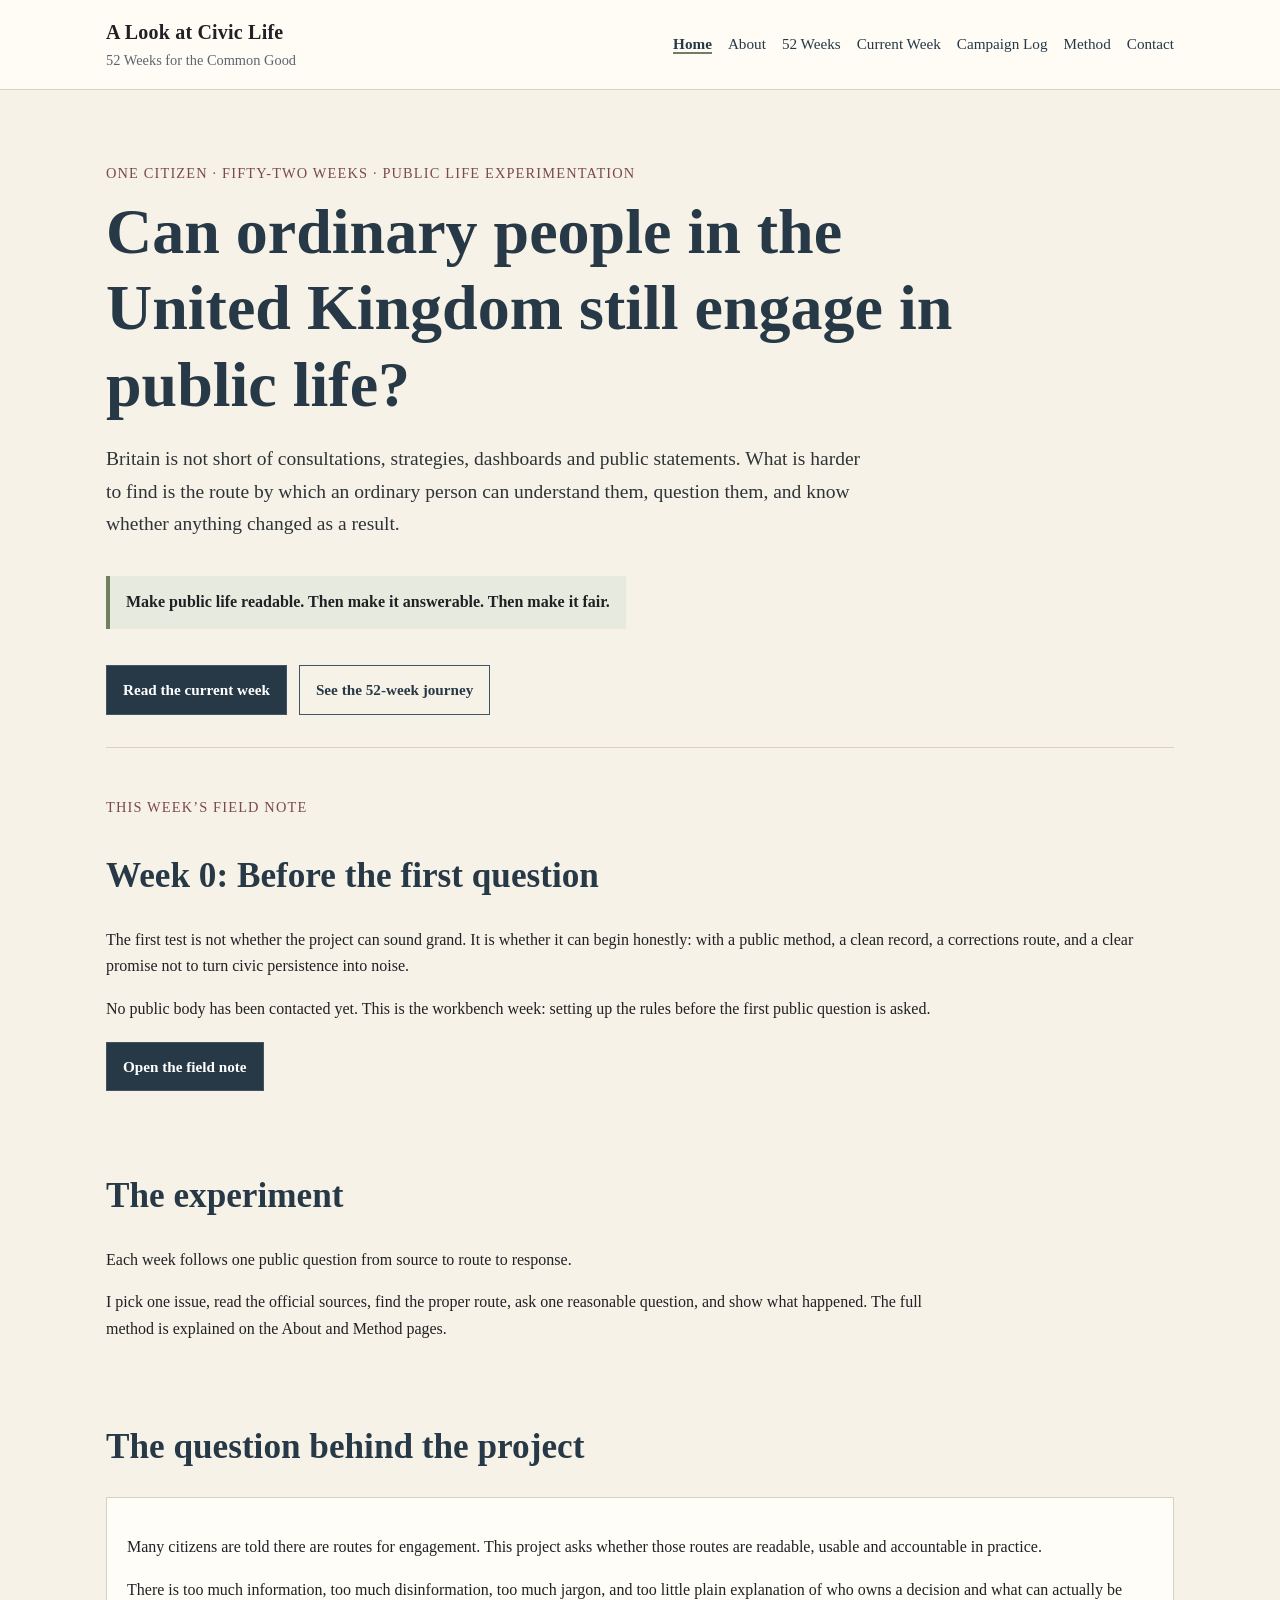
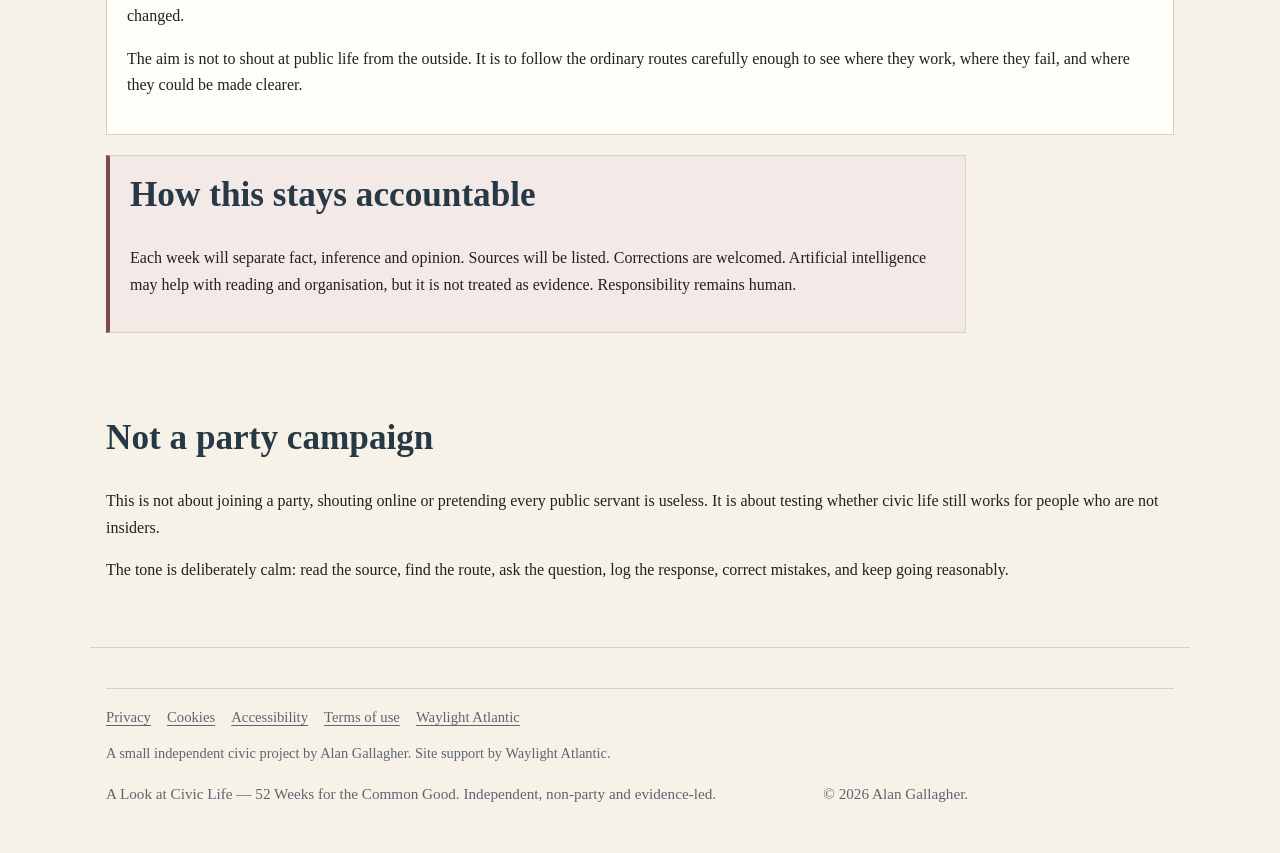
<file: index.html>
<!doctype html>
<html lang="en-GB">
<head>
  <meta charset="utf-8">
  <meta name="viewport" content="width=device-width, initial-scale=1">
  <title>A Look at Civic Life — 52 Weeks for the Common Good</title>
  <meta name="description" content="A calm, non-party civic journal asking whether ordinary people in the United Kingdom can still engage meaningfully in public life.">
  <link rel="stylesheet" href="assets/css/style.css">
</head>
<body>
  <a class="skip-link" href="#main">Skip to content</a>
  <header class="site-header">
    <div class="header-inner">
      <a class="brand" href="index.html"><span class="brand-title">A Look at Civic Life</span><span class="brand-strand">52 Weeks for the Common Good</span></a>
      <nav class="site-nav" aria-label="Main navigation">
        <ul>
          <li><a aria-current="page" href="index.html">Home</a></li>
          <li><a href="about.html">About</a></li>
          <li><a href="52-weeks.html">52 Weeks</a></li>
          <li><a href="current-week.html">Current Week</a></li>
          <li><a href="campaign-log.html">Campaign Log</a></li>
          <li><a href="method.html">Method</a></li>
          <li><a href="contact.html">Contact</a></li>
        </ul>
      </nav>
    </div>
  </header>

  <main id="main" class="main">
    <section class="hero">
      <p class="eyebrow">One citizen · Fifty-two weeks · Public life experimentation</p>
      <h1>Can ordinary people in the United Kingdom still engage in public life?</h1>
      <p class="lede">Britain is not short of consultations, strategies, dashboards and public statements. What is harder to find is the route by which an ordinary person can understand them, question them, and know whether anything changed as a result.</p>
      <p class="core-sentence">Make public life readable. Then make it answerable. Then make it fair.</p>
      <div class="action-row">
        <a class="button" href="current-week.html">Read the current week</a>
        <a class="button secondary" href="52-weeks.html">See the 52-week journey</a>
      </div>
    </section>

    <section class="section current-teaser">
      <p class="eyebrow">This week’s field note</p>
      <h2>Week 0: Before the first question</h2>
      <p>The first test is not whether the project can sound grand. It is whether it can begin honestly: with a public method, a clean record, a corrections route, and a clear promise not to turn civic persistence into noise.</p>
      <p>No public body has been contacted yet. This is the workbench week: setting up the rules before the first public question is asked.</p>
      <div class="action-row">
        <a class="button" href="current-week.html">Open the field note</a>
      </div>
    </section>

    <section class="section intro-note">
      <h2>The experiment</h2>
      <p>Each week follows one public question from source to route to response.</p>
      <p>I pick one issue, read the official sources, find the proper route, ask one reasonable question, and show what happened. The full method is explained on the About and Method pages.</p>
    </section>

    <section class="section">
      <h2>The question behind the project</h2>
      <div class="document-panel">
        <p>Many citizens are told there are routes for engagement. This project asks whether those routes are readable, usable and accountable in practice.</p>
        <p>There is too much information, too much disinformation, too much jargon, and too little plain explanation of who owns a decision and what can actually be changed.</p>
        <p>The aim is not to shout at public life from the outside. It is to follow the ordinary routes carefully enough to see where they work, where they fail, and where they could be made clearer.</p>
      </div>
    </section>

    <section class="section accountability-note">
      <h2>How this stays accountable</h2>
      <p>Each week will separate fact, inference and opinion. Sources will be listed. Corrections are welcomed. Artificial intelligence may help with reading and organisation, but it is not treated as evidence. Responsibility remains human.</p>
    </section>

    <section class="section">
      <h2>Not a party campaign</h2>
      <p>This is not about joining a party, shouting online or pretending every public servant is useless. It is about testing whether civic life still works for people who are not insiders.</p>
      <p>The tone is deliberately calm: read the source, find the route, ask the question, log the response, correct mistakes, and keep going reasonably.</p>
    </section>
  </main>

  <footer class="site-footer">
    <div class="footer-grid">
      <p>A Look at Civic Life — 52 Weeks for the Common Good. Independent, non-party and evidence-led.</p>
      <p>&copy; <span data-current-year></span> Alan Gallagher.</p>
    </div>
  </footer>
  <script src="assets/js/main.js"></script>
</body>
</html>
</file>
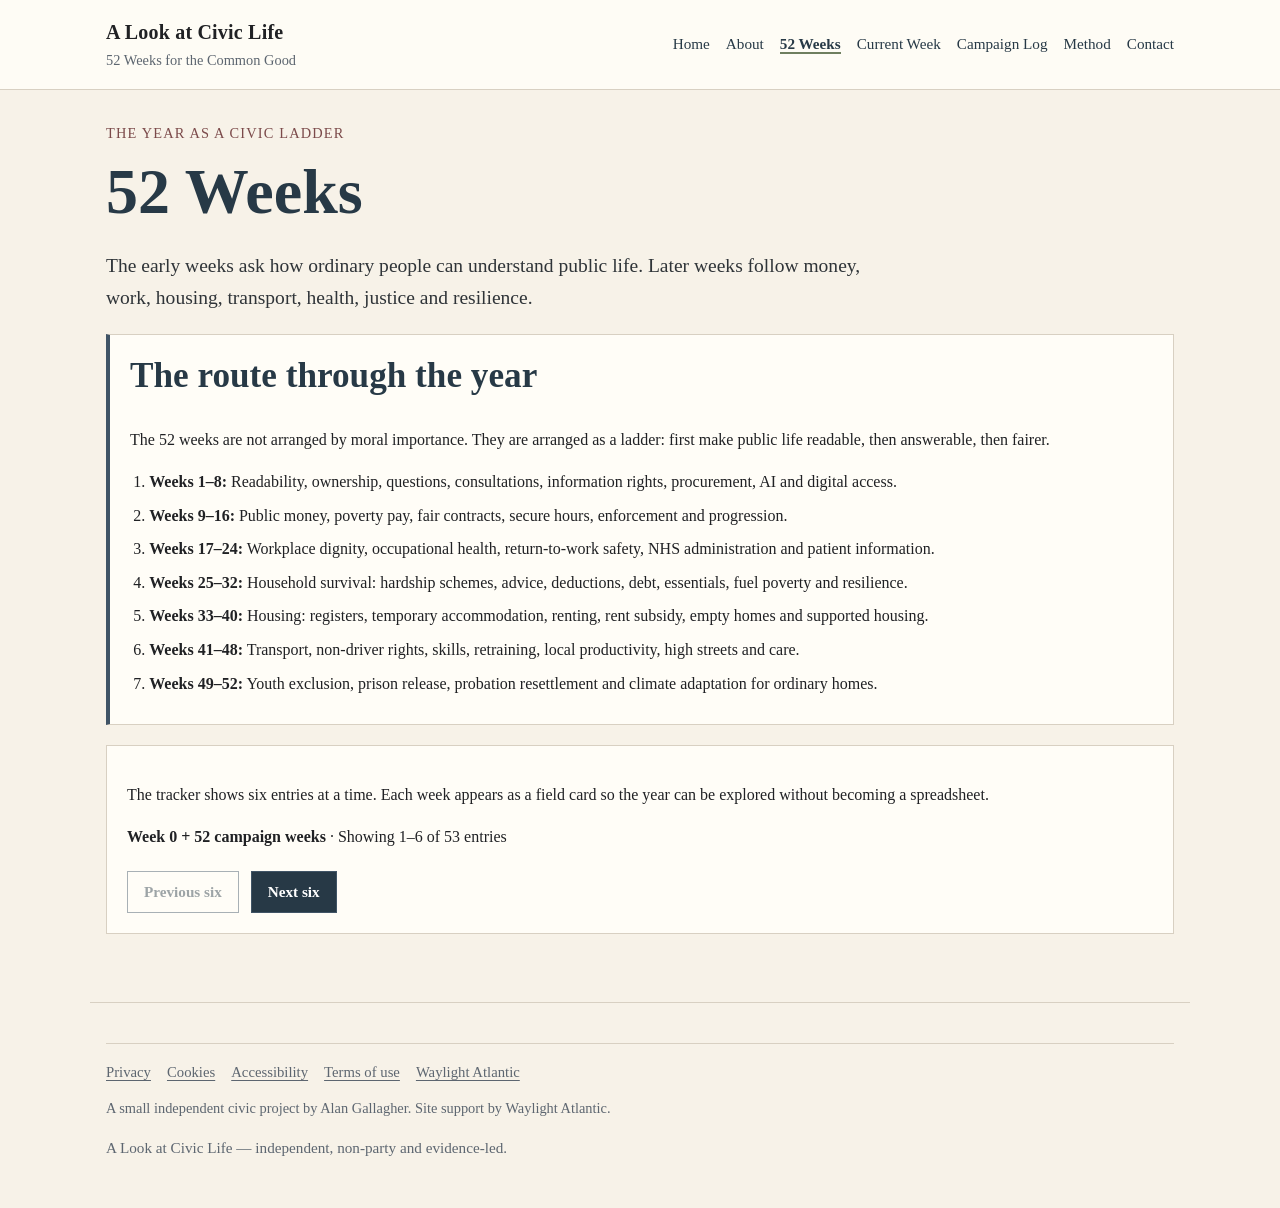
<file: 52-weeks.html>
<!doctype html>
<html lang="en-GB">
<head>
  <meta charset="utf-8">
  <meta name="viewport" content="width=device-width, initial-scale=1">
  <title>52 Weeks Tracker — A Look at Civic Life</title>
  <meta name="description" content="The 52-week civic ladder for A Look at Civic Life: from readable public documents to accountability, fair work, housing, transport, health and resilience.">
  <link rel="stylesheet" href="assets/css/style.css">
</head>
<body>
  <a class="skip-link" href="#main">Skip to content</a>
  <header class="site-header"><div class="header-inner"><a class="brand" href="index.html"><span class="brand-title">A Look at Civic Life</span><span class="brand-strand">52 Weeks for the Common Good</span></a><nav class="site-nav" aria-label="Main navigation"><ul><li><a href="index.html">Home</a></li><li><a href="about.html">About</a></li><li><a aria-current="page" href="52-weeks.html">52 Weeks</a></li><li><a href="current-week.html">Current Week</a></li><li><a href="campaign-log.html">Campaign Log</a></li><li><a href="method.html">Method</a></li><li><a href="contact.html">Contact</a></li></ul></nav></div></header>
  <main id="main" class="main">
    <p class="eyebrow">The year as a civic ladder</p>
    <h1>52 Weeks</h1>
    <p class="lede">The early weeks ask how ordinary people can understand public life. Later weeks follow money, work, housing, transport, health, justice and resilience.</p>

    <section class="section ladder-guide" aria-labelledby="ladder-heading">
      <h2 id="ladder-heading">The route through the year</h2>
      <p>The 52 weeks are not arranged by moral importance. They are arranged as a ladder: first make public life readable, then answerable, then fairer.</p>
      <ol class="ladder-layers">
        <li><strong>Weeks 1–8:</strong> Readability, ownership, questions, consultations, information rights, procurement, AI and digital access.</li>
        <li><strong>Weeks 9–16:</strong> Public money, poverty pay, fair contracts, secure hours, enforcement and progression.</li>
        <li><strong>Weeks 17–24:</strong> Workplace dignity, occupational health, return-to-work safety, NHS administration and patient information.</li>
        <li><strong>Weeks 25–32:</strong> Household survival: hardship schemes, advice, deductions, debt, essentials, fuel poverty and resilience.</li>
        <li><strong>Weeks 33–40:</strong> Housing: registers, temporary accommodation, renting, rent subsidy, empty homes and supported housing.</li>
        <li><strong>Weeks 41–48:</strong> Transport, non-driver rights, skills, retraining, local productivity, high streets and care.</li>
        <li><strong>Weeks 49–52:</strong> Youth exclusion, prison release, probation resettlement and climate adaptation for ordinary homes.</li>
      </ol>
    </section>

    <section class="section document-panel">
      <p>The tracker shows six entries at a time. Each week appears as a field card so the year can be explored without becoming a spreadsheet.</p>
      <p><strong data-campaigns-count>52 campaign weeks</strong> · <span data-campaigns-range>Loading…</span></p>
      <div class="tracker-controls" aria-label="52-week tracker controls">
        <button class="button secondary" type="button" data-campaigns-prev>Previous six</button>
        <button class="button" type="button" data-campaigns-next>Next six</button>
      </div>
    </section>

    <div class="campaign-card-list always-show" data-campaigns-cards aria-live="polite"></div>
  </main>
  <footer class="site-footer"><p>A Look at Civic Life — independent, non-party and evidence-led.</p></footer>
  <script src="assets/js/campaigns.js"></script>
  <script src="assets/js/main.js"></script>
</body>
</html>
</file>
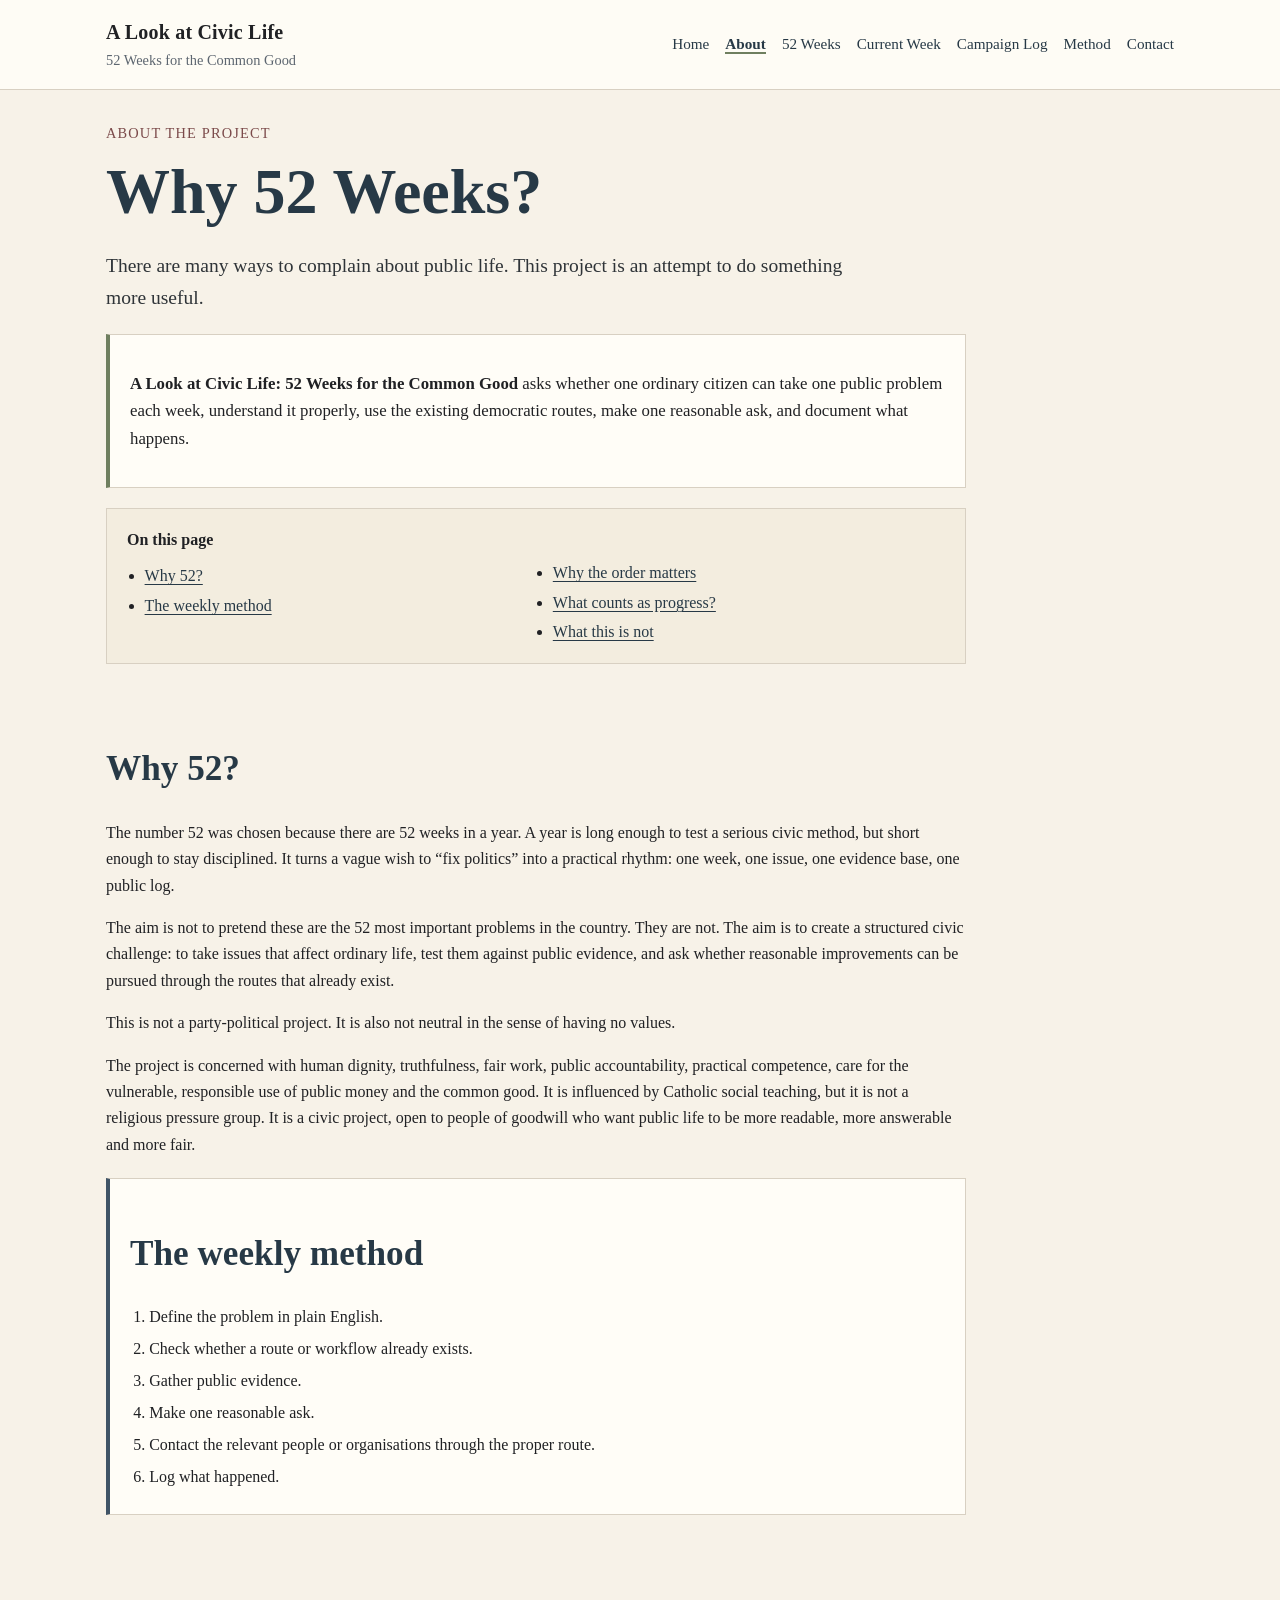
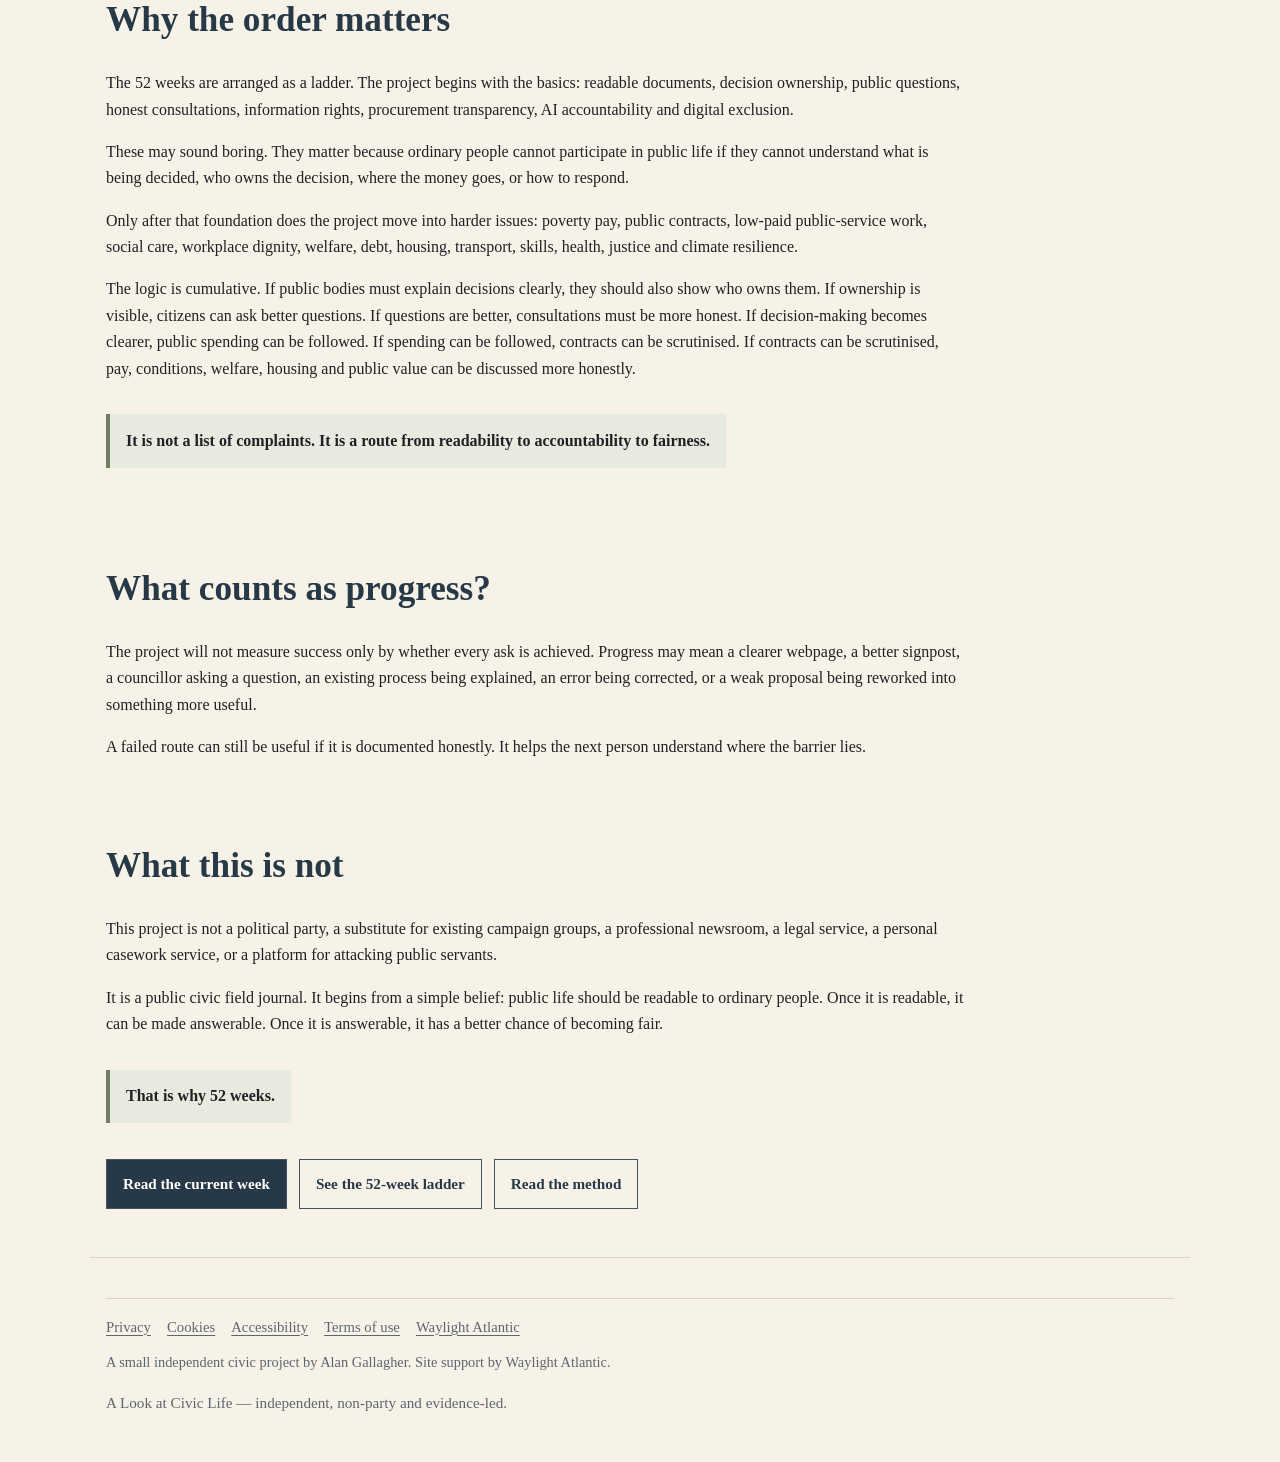
<file: about.html>
<!doctype html>
<html lang="en-GB">
<head>
  <meta charset="utf-8">
  <meta name="viewport" content="width=device-width, initial-scale=1">
  <title>Why 52 Weeks? — A Look at Civic Life</title>
  <meta name="description" content="Why A Look at Civic Life is using a 52-week civic field journal to test whether ordinary people can engage meaningfully in public life.">
  <link rel="stylesheet" href="assets/css/style.css">
</head>
<body>
  <a class="skip-link" href="#main">Skip to content</a>
  <header class="site-header"><div class="header-inner"><a class="brand" href="index.html"><span class="brand-title">A Look at Civic Life</span><span class="brand-strand">52 Weeks for the Common Good</span></a><nav class="site-nav" aria-label="Main navigation"><ul><li><a href="index.html">Home</a></li><li><a aria-current="page" href="about.html">About</a></li><li><a href="52-weeks.html">52 Weeks</a></li><li><a href="current-week.html">Current Week</a></li><li><a href="campaign-log.html">Campaign Log</a></li><li><a href="method.html">Method</a></li><li><a href="contact.html">Contact</a></li></ul></nav></div></header>
  <main id="main" class="main">
    <article class="about-article">
      <p class="eyebrow">About the project</p>
      <h1>Why 52 Weeks?</h1>
      <p class="lede">There are many ways to complain about public life. This project is an attempt to do something more useful.</p>

      <div class="article-summary">
        <p><strong>A Look at Civic Life: 52 Weeks for the Common Good</strong> asks whether one ordinary citizen can take one public problem each week, understand it properly, use the existing democratic routes, make one reasonable ask, and document what happens.</p>
      </div>

      <nav class="article-contents" aria-label="About page contents">
        <p><strong>On this page</strong></p>
        <ul>
          <li><a href="#why-52">Why 52?</a></li>
          <li><a href="#method">The weekly method</a></li>
          <li><a href="#order">Why the order matters</a></li>
          <li><a href="#progress">What counts as progress?</a></li>
          <li><a href="#not">What this is not</a></li>
        </ul>
      </nav>

      <section id="why-52" class="section">
        <h2>Why 52?</h2>
        <p>The number 52 was chosen because there are 52 weeks in a year. A year is long enough to test a serious civic method, but short enough to stay disciplined. It turns a vague wish to “fix politics” into a practical rhythm: one week, one issue, one evidence base, one public log.</p>
        <p>The aim is not to pretend these are the 52 most important problems in the country. They are not. The aim is to create a structured civic challenge: to take issues that affect ordinary life, test them against public evidence, and ask whether reasonable improvements can be pursued through the routes that already exist.</p>
        <p>This is not a party-political project. It is also not neutral in the sense of having no values.</p>
        <p>The project is concerned with human dignity, truthfulness, fair work, public accountability, practical competence, care for the vulnerable, responsible use of public money and the common good. It is influenced by Catholic social teaching, but it is not a religious pressure group. It is a civic project, open to people of goodwill who want public life to be more readable, more answerable and more fair.</p>
      </section>

      <section id="method" class="section rhythm-panel">
        <h2>The weekly method</h2>
        <ol>
          <li>Define the problem in plain English.</li>
          <li>Check whether a route or workflow already exists.</li>
          <li>Gather public evidence.</li>
          <li>Make one reasonable ask.</li>
          <li>Contact the relevant people or organisations through the proper route.</li>
          <li>Log what happened.</li>
        </ol>
      </section>

      <section id="order" class="section">
        <h2>Why the order matters</h2>
        <p>The 52 weeks are arranged as a ladder. The project begins with the basics: readable documents, decision ownership, public questions, honest consultations, information rights, procurement transparency, AI accountability and digital exclusion.</p>
        <p>These may sound boring. They matter because ordinary people cannot participate in public life if they cannot understand what is being decided, who owns the decision, where the money goes, or how to respond.</p>
        <p>Only after that foundation does the project move into harder issues: poverty pay, public contracts, low-paid public-service work, social care, workplace dignity, welfare, debt, housing, transport, skills, health, justice and climate resilience.</p>
        <p>The logic is cumulative. If public bodies must explain decisions clearly, they should also show who owns them. If ownership is visible, citizens can ask better questions. If questions are better, consultations must be more honest. If decision-making becomes clearer, public spending can be followed. If spending can be followed, contracts can be scrutinised. If contracts can be scrutinised, pay, conditions, welfare, housing and public value can be discussed more honestly.</p>
        <p class="core-sentence">It is not a list of complaints. It is a route from readability to accountability to fairness.</p>
      </section>

      <section id="progress" class="section">
        <h2>What counts as progress?</h2>
        <p>The project will not measure success only by whether every ask is achieved. Progress may mean a clearer webpage, a better signpost, a councillor asking a question, an existing process being explained, an error being corrected, or a weak proposal being reworked into something more useful.</p>
        <p>A failed route can still be useful if it is documented honestly. It helps the next person understand where the barrier lies.</p>
      </section>

      <section id="not" class="section">
        <h2>What this is not</h2>
        <p>This project is not a political party, a substitute for existing campaign groups, a professional newsroom, a legal service, a personal casework service, or a platform for attacking public servants.</p>
        <p>It is a public civic field journal. It begins from a simple belief: public life should be readable to ordinary people. Once it is readable, it can be made answerable. Once it is answerable, it has a better chance of becoming fair.</p>
        <p class="core-sentence">That is why 52 weeks.</p>
      </section>

      <div class="article-actions action-row">
        <a class="button" href="current-week.html">Read the current week</a>
        <a class="button secondary" href="52-weeks.html">See the 52-week ladder</a>
        <a class="button secondary" href="method.html">Read the method</a>
      </div>
    </article>
  </main>
  <footer class="site-footer"><p>A Look at Civic Life — independent, non-party and evidence-led.</p></footer>
  <script src="assets/js/main.js"></script>
</body>
</html>
</file>
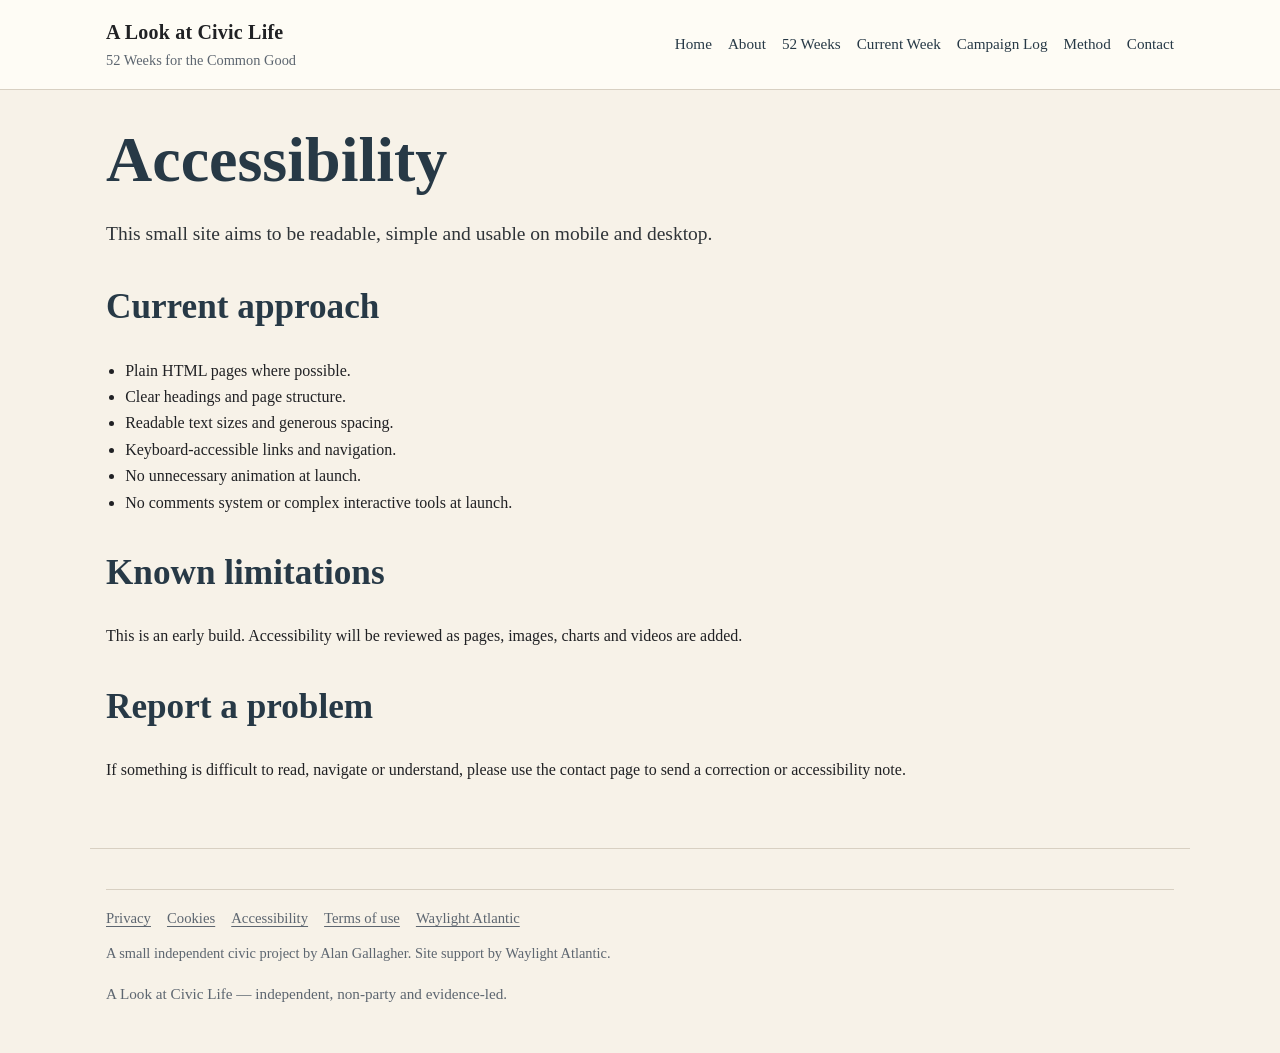
<file: accessibility.html>
<!doctype html>
<html lang="en-GB">
<head>
  <meta charset="utf-8">
  <meta name="viewport" content="width=device-width, initial-scale=1">
  <title>Accessibility — A Look at Civic Life</title>
  <link rel="stylesheet" href="assets/css/style.css">
</head>
<body>
  <header class="site-header"><div class="header-inner"><a class="brand" href="index.html"><span class="brand-title">A Look at Civic Life</span><span class="brand-strand">52 Weeks for the Common Good</span></a><nav class="site-nav"><ul><li><a href="index.html">Home</a></li><li><a href="about.html">About</a></li><li><a href="52-weeks.html">52 Weeks</a></li><li><a href="current-week.html">Current Week</a></li><li><a href="campaign-log.html">Campaign Log</a></li><li><a href="method.html">Method</a></li><li><a href="contact.html">Contact</a></li></ul></nav></div></header>
  <main class="main">
    <h1>Accessibility</h1>
    <p class="lede">This small site aims to be readable, simple and usable on mobile and desktop.</p>
    <h2>Current approach</h2>
    <ul class="plain-list">
      <li>Plain HTML pages where possible.</li>
      <li>Clear headings and page structure.</li>
      <li>Readable text sizes and generous spacing.</li>
      <li>Keyboard-accessible links and navigation.</li>
      <li>No unnecessary animation at launch.</li>
      <li>No comments system or complex interactive tools at launch.</li>
    </ul>
    <h2>Known limitations</h2>
    <p>This is an early build. Accessibility will be reviewed as pages, images, charts and videos are added.</p>
    <h2>Report a problem</h2>
    <p>If something is difficult to read, navigate or understand, please use the contact page to send a correction or accessibility note.</p>
  </main>
  <footer class="site-footer"><p>A Look at Civic Life — independent, non-party and evidence-led.</p></footer>
  <script src="assets/js/main.js"></script>
</body>
</html>
</file>
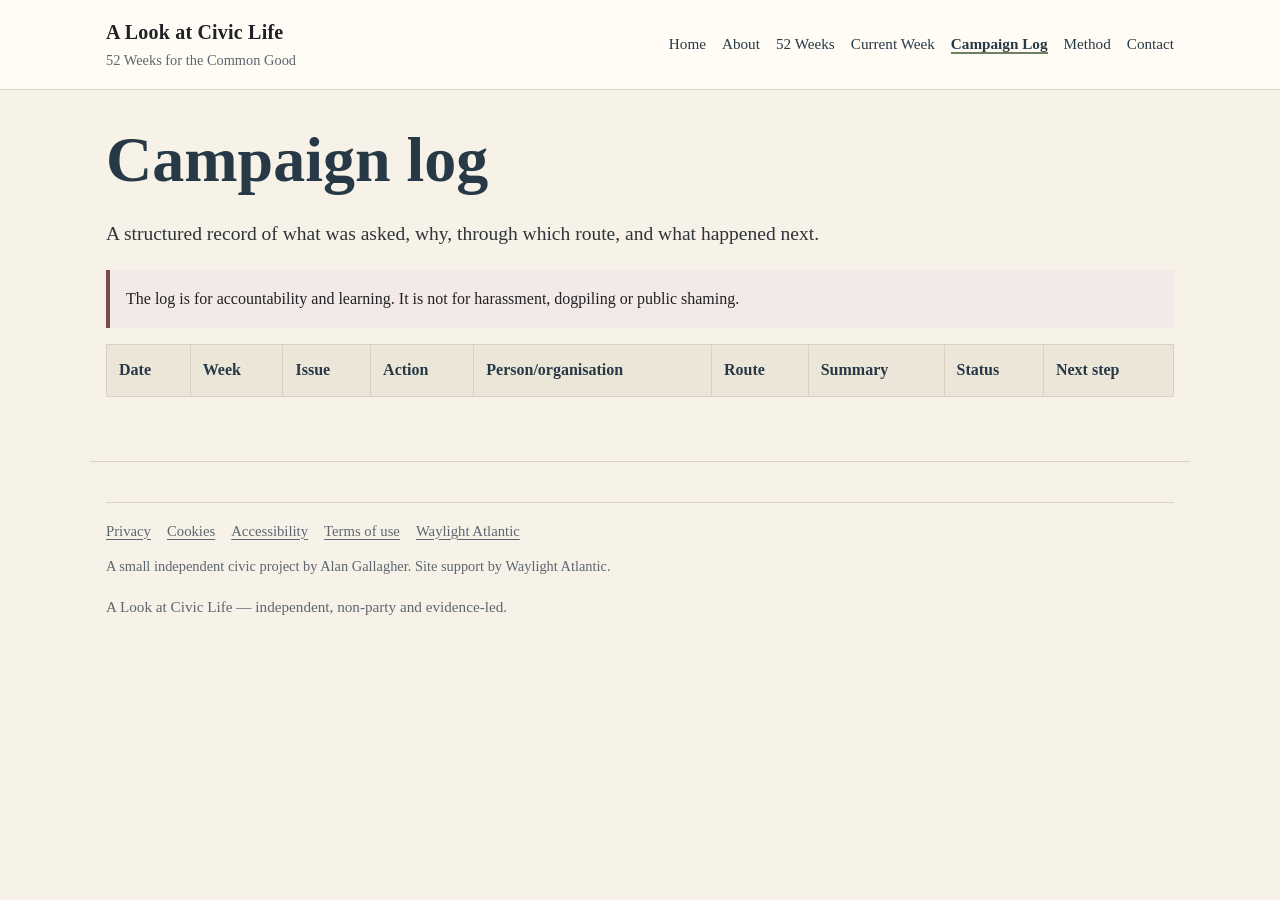
<file: campaign-log.html>
<!doctype html>
<html lang="en-GB">
<head>
  <meta charset="utf-8">
  <meta name="viewport" content="width=device-width, initial-scale=1">
  <title>Campaign Log — A Look at Civic Life</title>
  <link rel="stylesheet" href="assets/css/style.css">
</head>
<body>
  <header class="site-header"><div class="header-inner"><a class="brand" href="index.html"><span class="brand-title">A Look at Civic Life</span><span class="brand-strand">52 Weeks for the Common Good</span></a><nav class="site-nav"><ul><li><a href="index.html">Home</a></li><li><a href="about.html">About</a></li><li><a href="52-weeks.html">52 Weeks</a></li><li><a href="current-week.html">Current Week</a></li><li><a aria-current="page" href="campaign-log.html">Campaign Log</a></li><li><a href="method.html">Method</a></li><li><a href="contact.html">Contact</a></li></ul></nav></div></header>
  <main class="main">
    <h1>Campaign log</h1>
    <p class="lede">A structured record of what was asked, why, through which route, and what happened next.</p>
    <p class="notice">The log is for accountability and learning. It is not for harassment, dogpiling or public shaming.</p>
    <div class="table-wrap">
      <table>
        <thead><tr><th>Date</th><th>Week</th><th>Issue</th><th>Action</th><th>Person/organisation</th><th>Route</th><th>Summary</th><th>Status</th><th>Next step</th></tr></thead>
        <tbody data-log-table><tr><td colspan="9">Loading log…</td></tr></tbody>
      </table>
    </div>
  </main>
  <footer class="site-footer"><p>A Look at Civic Life — independent, non-party and evidence-led.</p></footer>
  <script src="assets/js/campaigns.js"></script>
  <script src="assets/js/main.js"></script>
</body>
</html>
</file>
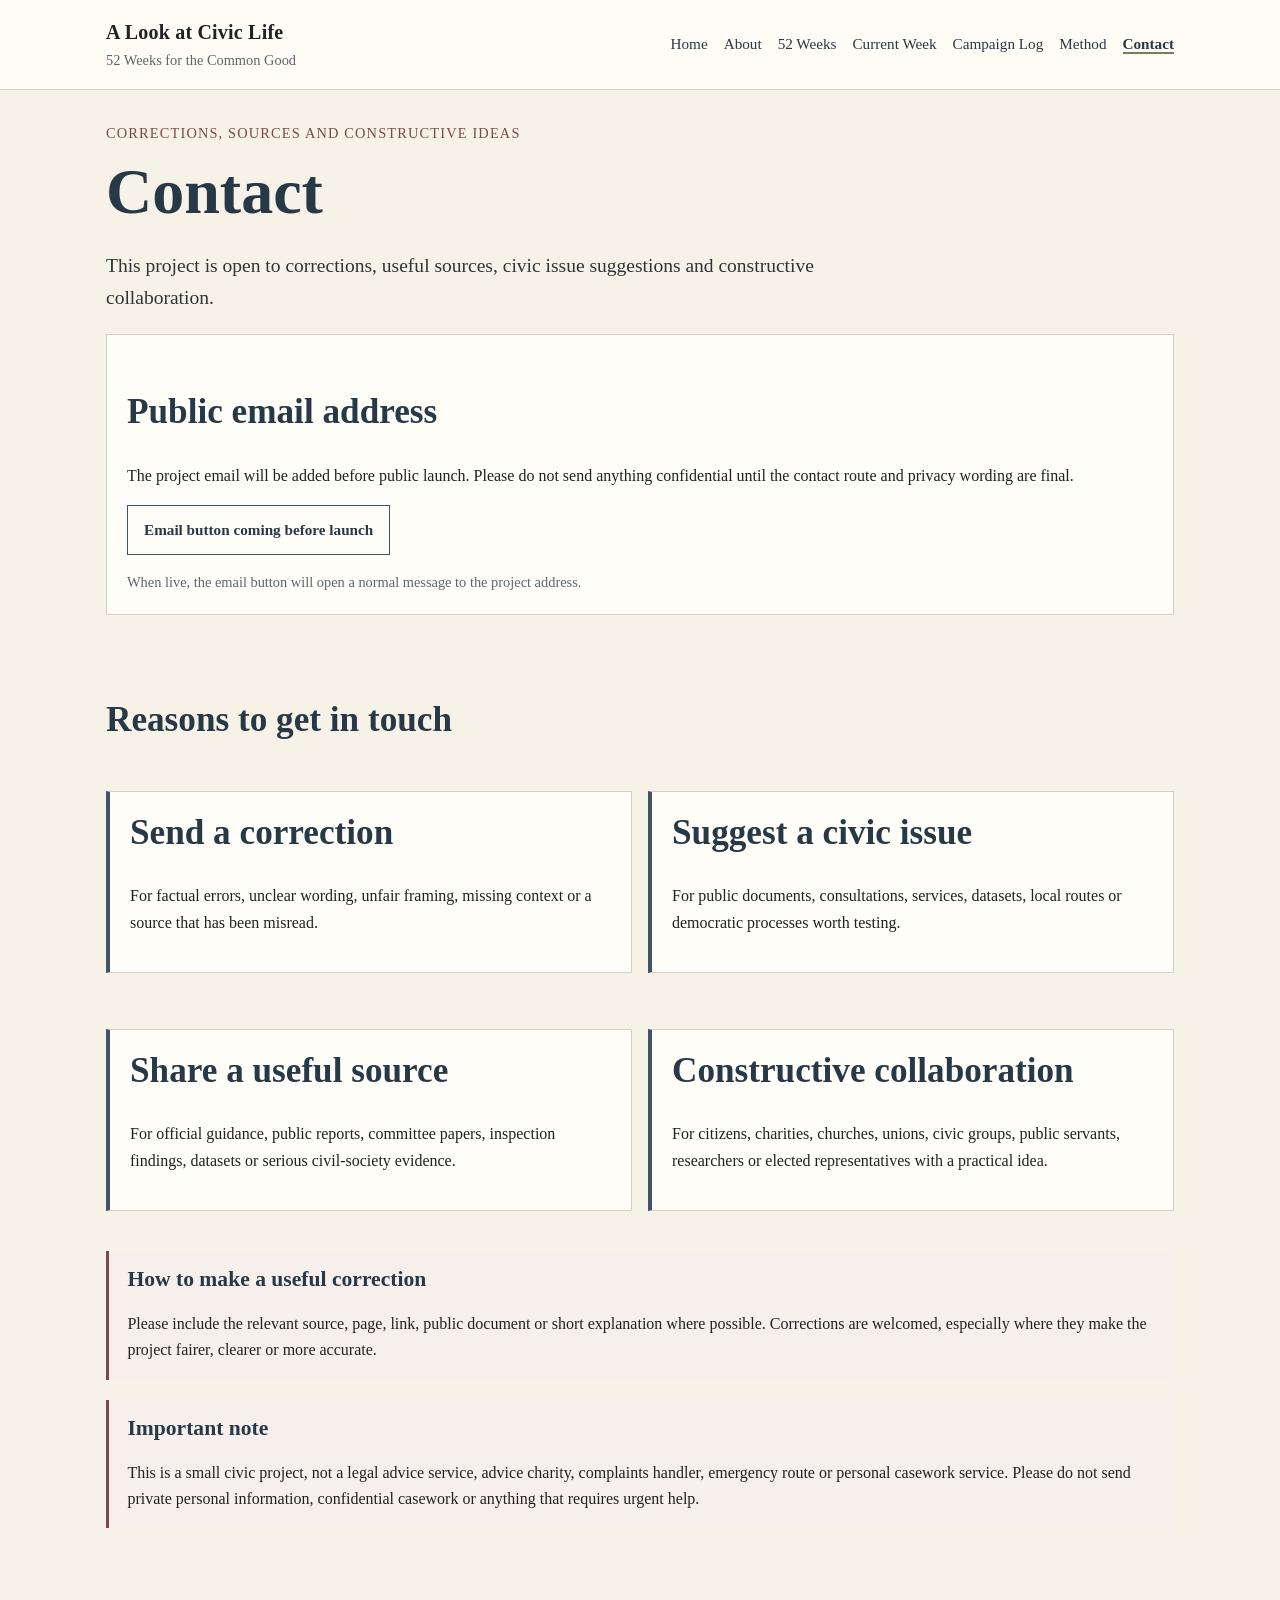
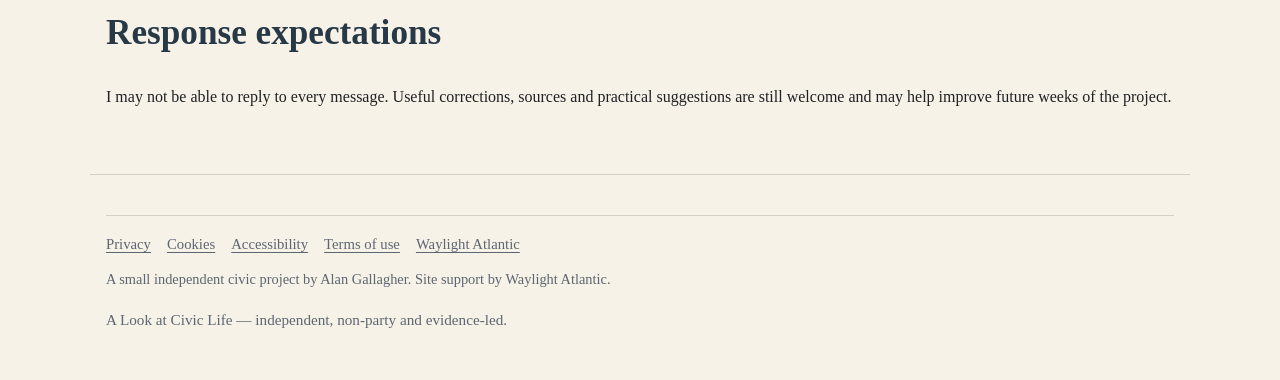
<file: contact.html>
<!doctype html>
<html lang="en-GB">
<head>
  <meta charset="utf-8">
  <meta name="viewport" content="width=device-width, initial-scale=1">
  <title>Contact — A Look at Civic Life</title>
  <meta name="description" content="Contact A Look at Civic Life with corrections, useful sources, civic issue suggestions or constructive collaboration ideas.">
  <link rel="stylesheet" href="assets/css/style.css">
</head>
<body>
  <a class="skip-link" href="#main">Skip to content</a>
  <header class="site-header"><div class="header-inner"><a class="brand" href="index.html"><span class="brand-title">A Look at Civic Life</span><span class="brand-strand">52 Weeks for the Common Good</span></a><nav class="site-nav" aria-label="Main navigation"><ul><li><a href="index.html">Home</a></li><li><a href="about.html">About</a></li><li><a href="52-weeks.html">52 Weeks</a></li><li><a href="current-week.html">Current Week</a></li><li><a href="campaign-log.html">Campaign Log</a></li><li><a href="method.html">Method</a></li><li><a aria-current="page" href="contact.html">Contact</a></li></ul></nav></div></header>
  <main id="main" class="main">
    <p class="eyebrow">Corrections, sources and constructive ideas</p>
    <h1>Contact</h1>
    <p class="lede">This project is open to corrections, useful sources, civic issue suggestions and constructive collaboration.</p>

    <section class="section document-panel">
      <h2>Public email address</h2>
      <p>The project email will be added before public launch. Please do not send anything confidential until the contact route and privacy wording are final.</p>
      <p><span class="button secondary" aria-disabled="true">Email button coming before launch</span></p>
      <p class="footer-note">When live, the email button will open a normal message to the project address.</p>
    </section>

    <section class="section">
      <h2>Reasons to get in touch</h2>
      <div class="method-grid">
        <div class="method-card">
          <h2>Send a correction</h2>
          <p>For factual errors, unclear wording, unfair framing, missing context or a source that has been misread.</p>
        </div>
        <div class="method-card">
          <h2>Suggest a civic issue</h2>
          <p>For public documents, consultations, services, datasets, local routes or democratic processes worth testing.</p>
        </div>
        <div class="method-card">
          <h2>Share a useful source</h2>
          <p>For official guidance, public reports, committee papers, inspection findings, datasets or serious civil-society evidence.</p>
        </div>
        <div class="method-card">
          <h2>Constructive collaboration</h2>
          <p>For citizens, charities, churches, unions, civic groups, public servants, researchers or elected representatives with a practical idea.</p>
        </div>
      </div>
    </section>

    <section class="section field-note">
      <h2>How to make a useful correction</h2>
      <p>Please include the relevant source, page, link, public document or short explanation where possible. Corrections are welcomed, especially where they make the project fairer, clearer or more accurate.</p>
    </section>

    <section class="section field-note">
      <h2>Important note</h2>
      <p>This is a small civic project, not a legal advice service, advice charity, complaints handler, emergency route or personal casework service. Please do not send private personal information, confidential casework or anything that requires urgent help.</p>
    </section>

    <section class="section">
      <h2>Response expectations</h2>
      <p>I may not be able to reply to every message. Useful corrections, sources and practical suggestions are still welcome and may help improve future weeks of the project.</p>
    </section>
  </main>
  <footer class="site-footer"><p>A Look at Civic Life — independent, non-party and evidence-led.</p></footer>
  <script src="assets/js/main.js"></script>
</body>
</html>
</file>
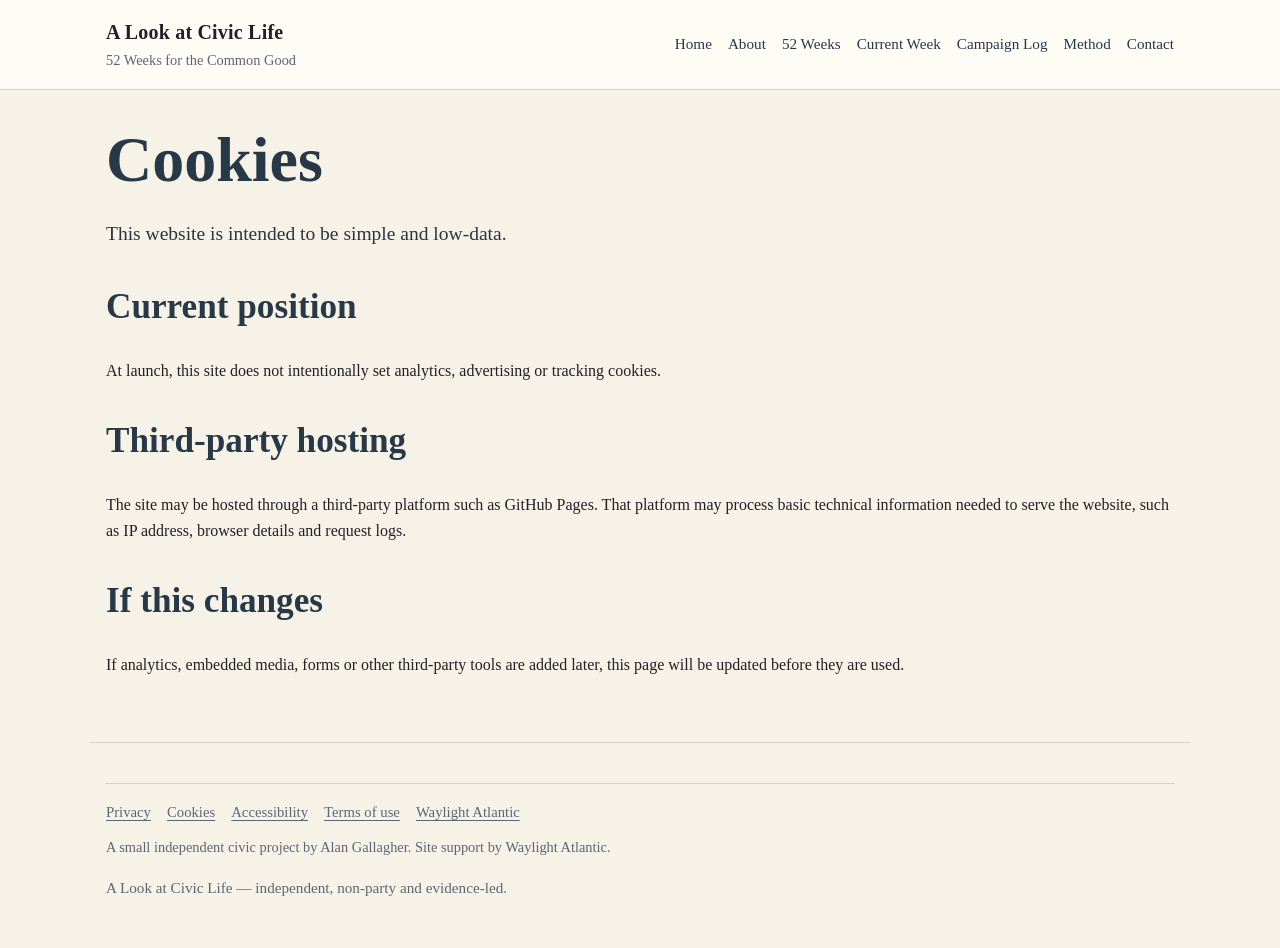
<file: cookies.html>
<!doctype html>
<html lang="en-GB">
<head>
  <meta charset="utf-8">
  <meta name="viewport" content="width=device-width, initial-scale=1">
  <title>Cookies — A Look at Civic Life</title>
  <link rel="stylesheet" href="assets/css/style.css">
</head>
<body>
  <header class="site-header"><div class="header-inner"><a class="brand" href="index.html"><span class="brand-title">A Look at Civic Life</span><span class="brand-strand">52 Weeks for the Common Good</span></a><nav class="site-nav"><ul><li><a href="index.html">Home</a></li><li><a href="about.html">About</a></li><li><a href="52-weeks.html">52 Weeks</a></li><li><a href="current-week.html">Current Week</a></li><li><a href="campaign-log.html">Campaign Log</a></li><li><a href="method.html">Method</a></li><li><a href="contact.html">Contact</a></li></ul></nav></div></header>
  <main class="main">
    <h1>Cookies</h1>
    <p class="lede">This website is intended to be simple and low-data.</p>
    <h2>Current position</h2>
    <p>At launch, this site does not intentionally set analytics, advertising or tracking cookies.</p>
    <h2>Third-party hosting</h2>
    <p>The site may be hosted through a third-party platform such as GitHub Pages. That platform may process basic technical information needed to serve the website, such as IP address, browser details and request logs.</p>
    <h2>If this changes</h2>
    <p>If analytics, embedded media, forms or other third-party tools are added later, this page will be updated before they are used.</p>
  </main>
  <footer class="site-footer"><p>A Look at Civic Life — independent, non-party and evidence-led.</p></footer>
  <script src="assets/js/main.js"></script>
</body>
</html>
</file>
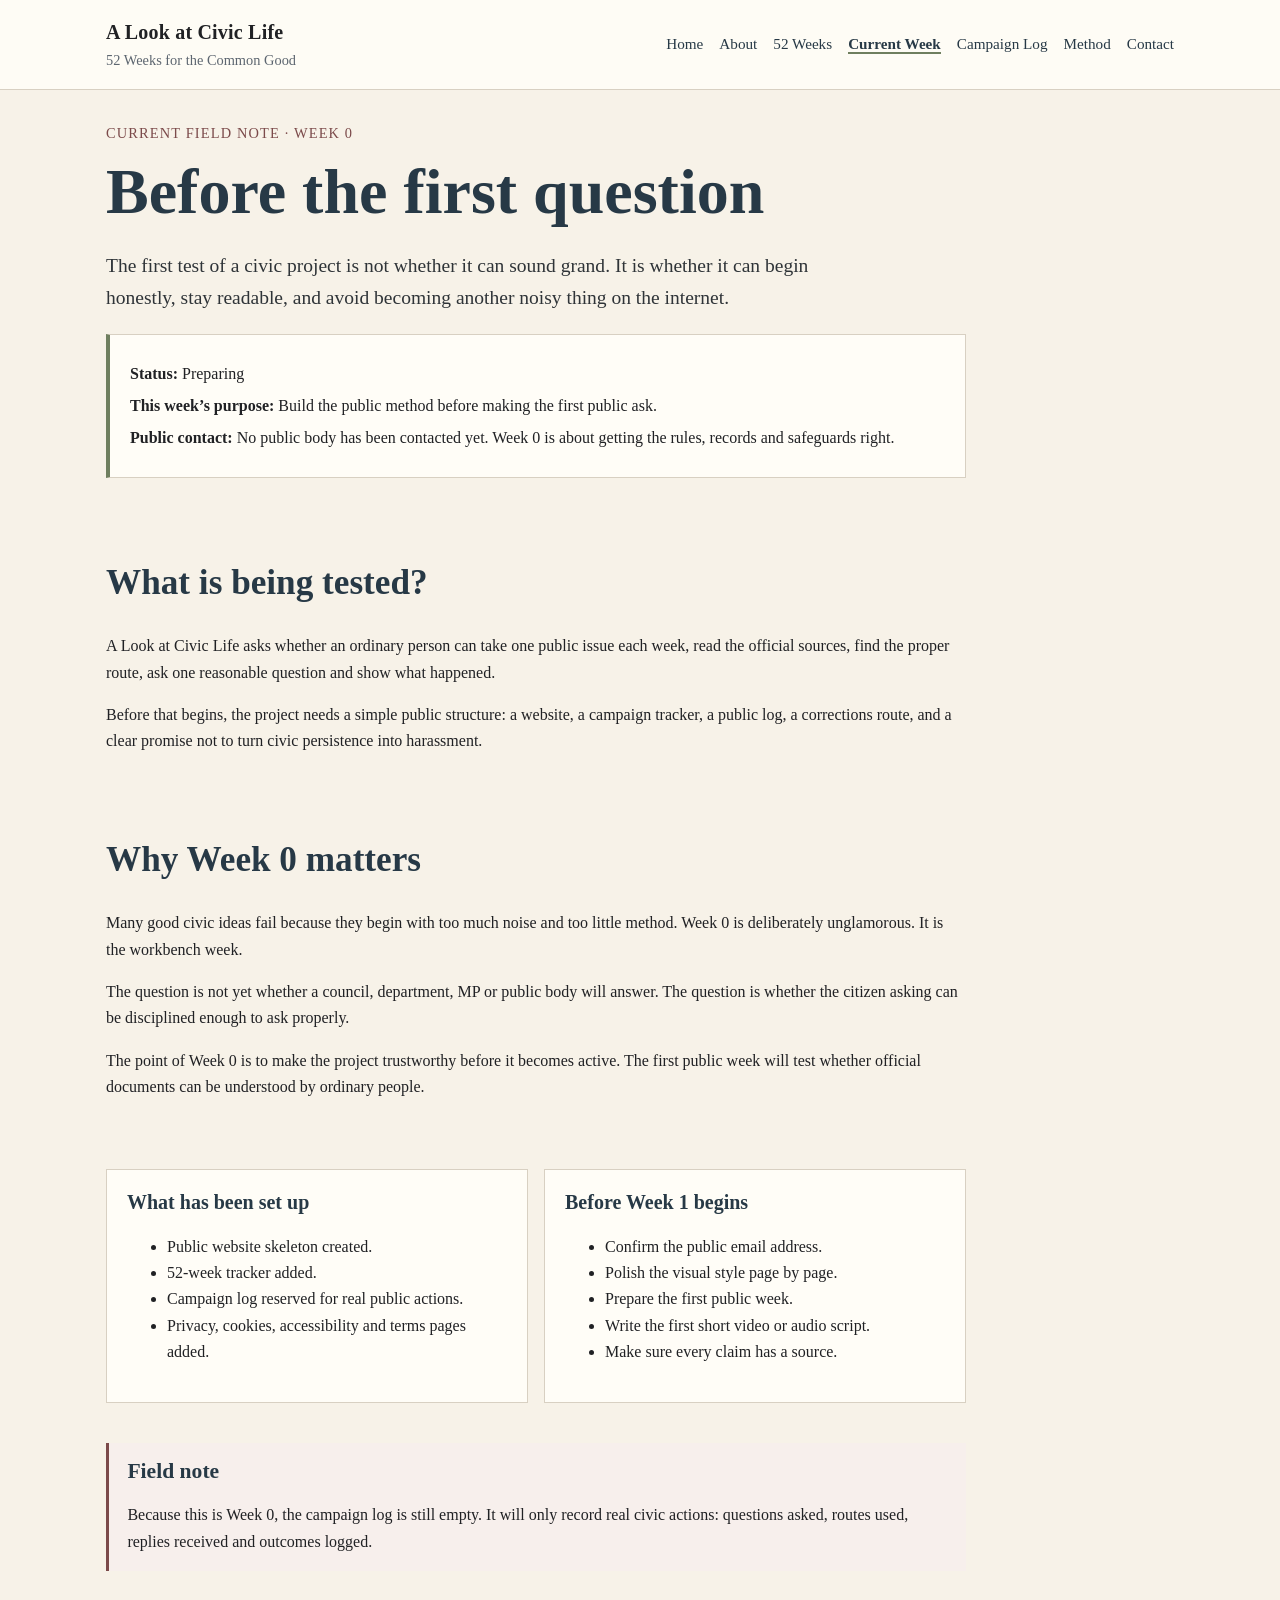
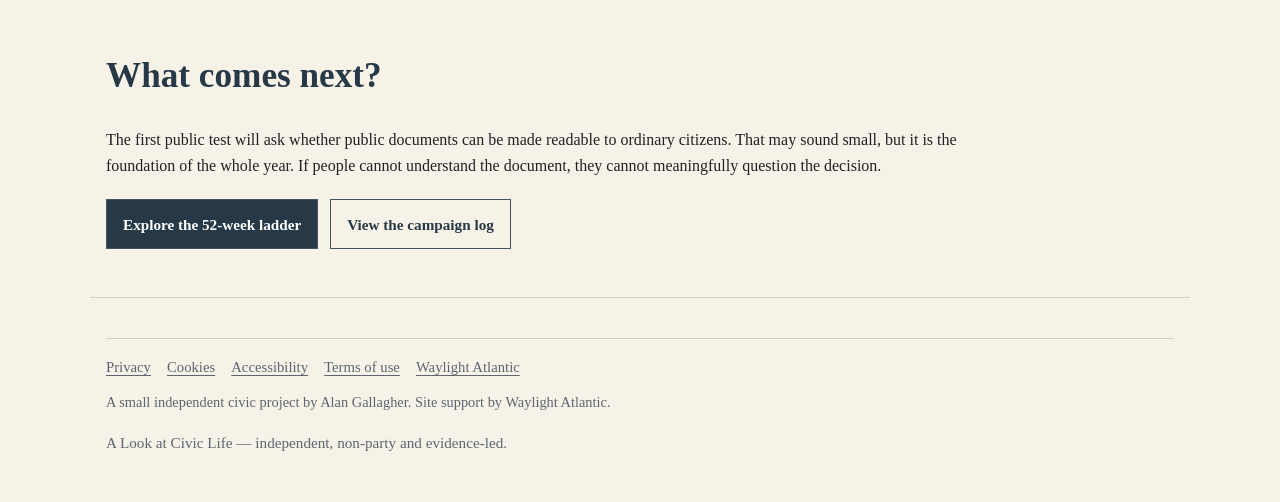
<file: current-week.html>
<!doctype html>
<html lang="en-GB">
<head>
  <meta charset="utf-8">
  <meta name="viewport" content="width=device-width, initial-scale=1">
  <title>Current Week | A Look at Civic Life</title>
  <meta name="description" content="The current week of A Look at Civic Life, loaded from the project data so it can be updated without rebuilding the page.">
  <link rel="stylesheet" href="assets/css/style.css">
</head>
<body>
  <a class="skip-link" href="#main">Skip to content</a>
  <header class="site-header"><div class="header-inner"><a class="brand" href="index.html"><span class="brand-title">A Look at Civic Life</span><span class="brand-strand">52 Weeks for the Common Good</span></a><nav class="site-nav"><ul><li><a href="index.html">Home</a></li><li><a href="about.html">About</a></li><li><a href="52-weeks.html">52 Weeks</a></li><li><a aria-current="page" href="current-week.html">Current Week</a></li><li><a href="campaign-log.html">Campaign Log</a></li><li><a href="method.html">Method</a></li><li><a href="contact.html">Contact</a></li></ul></nav></div></header>
  <main id="main" class="main">
    <article class="week-article" data-week-page>
      <p>Loading current week…</p>
    </article>
  </main>
  <footer class="site-footer"><p>A Look at Civic Life — independent, non-party and evidence-led.</p></footer>
  <script src="assets/js/week.js"></script>
  <script src="assets/js/main.js"></script>
</body>
</html>
</file>
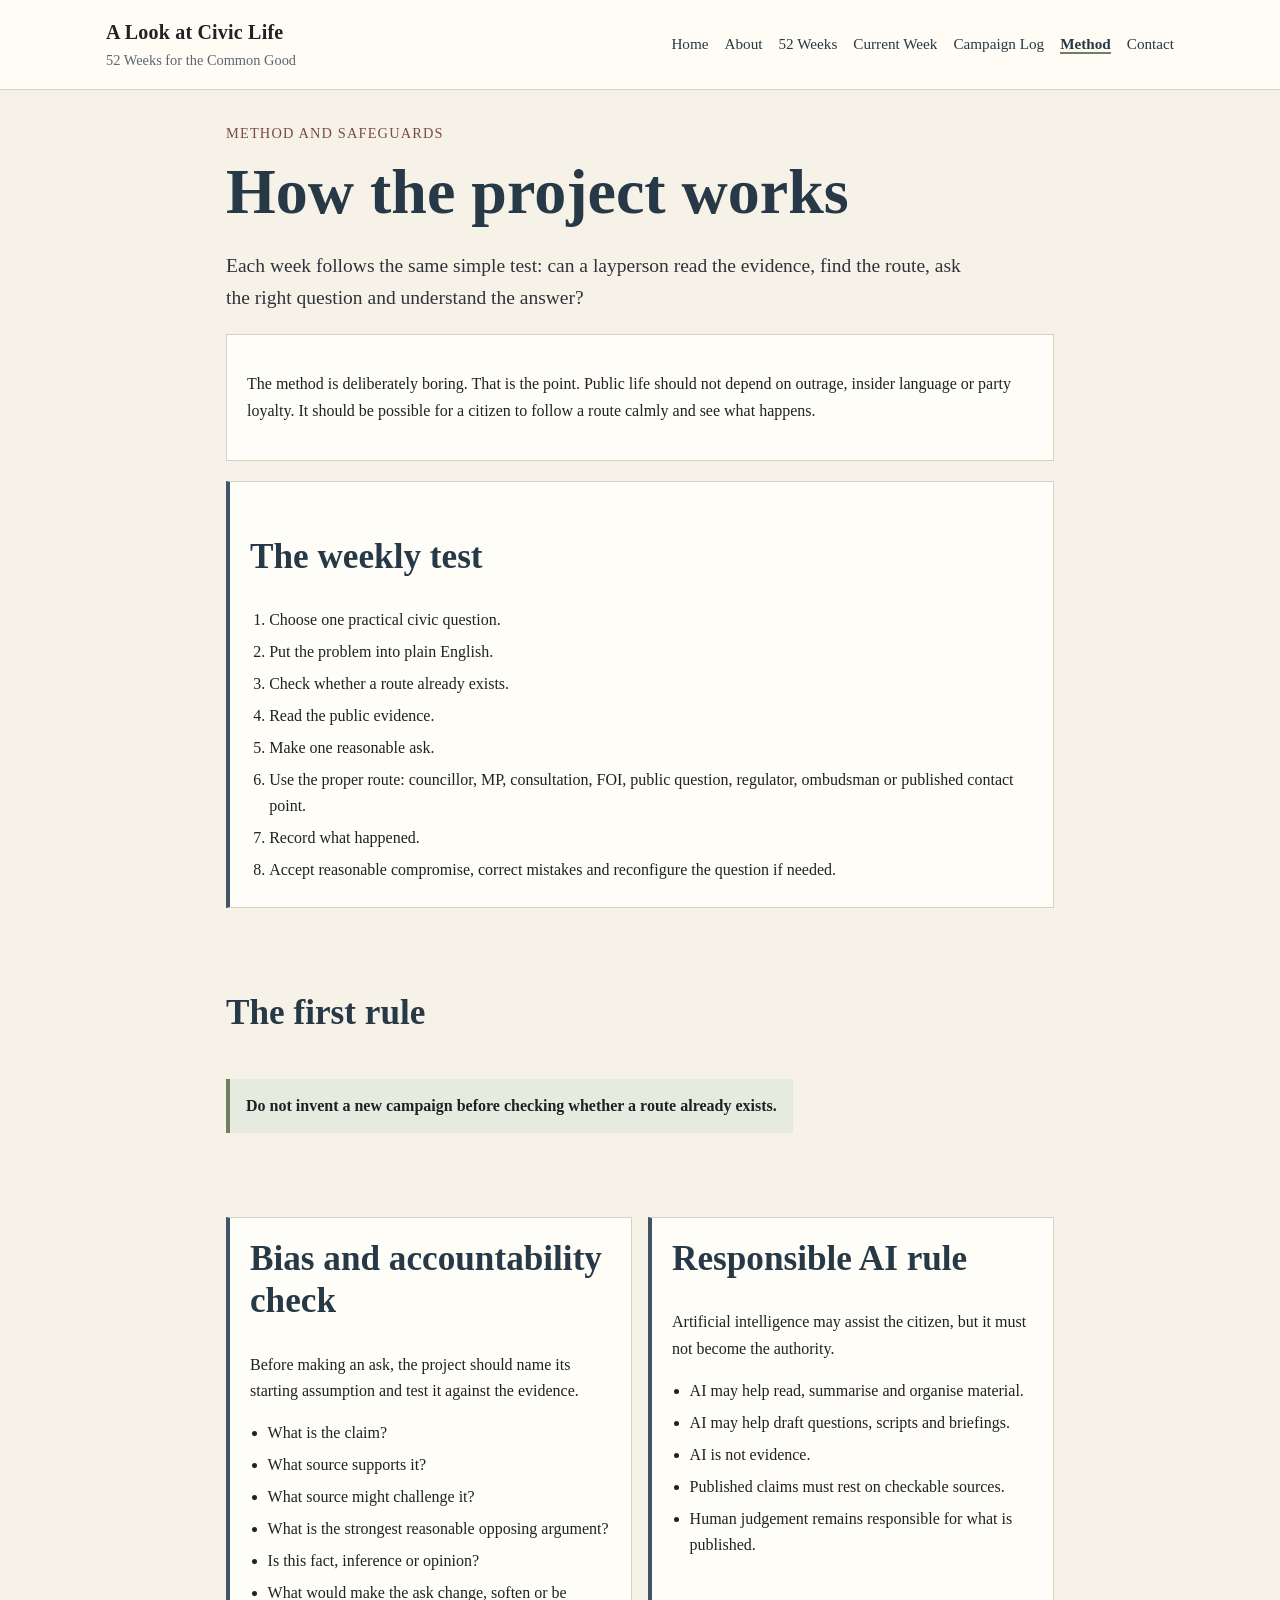
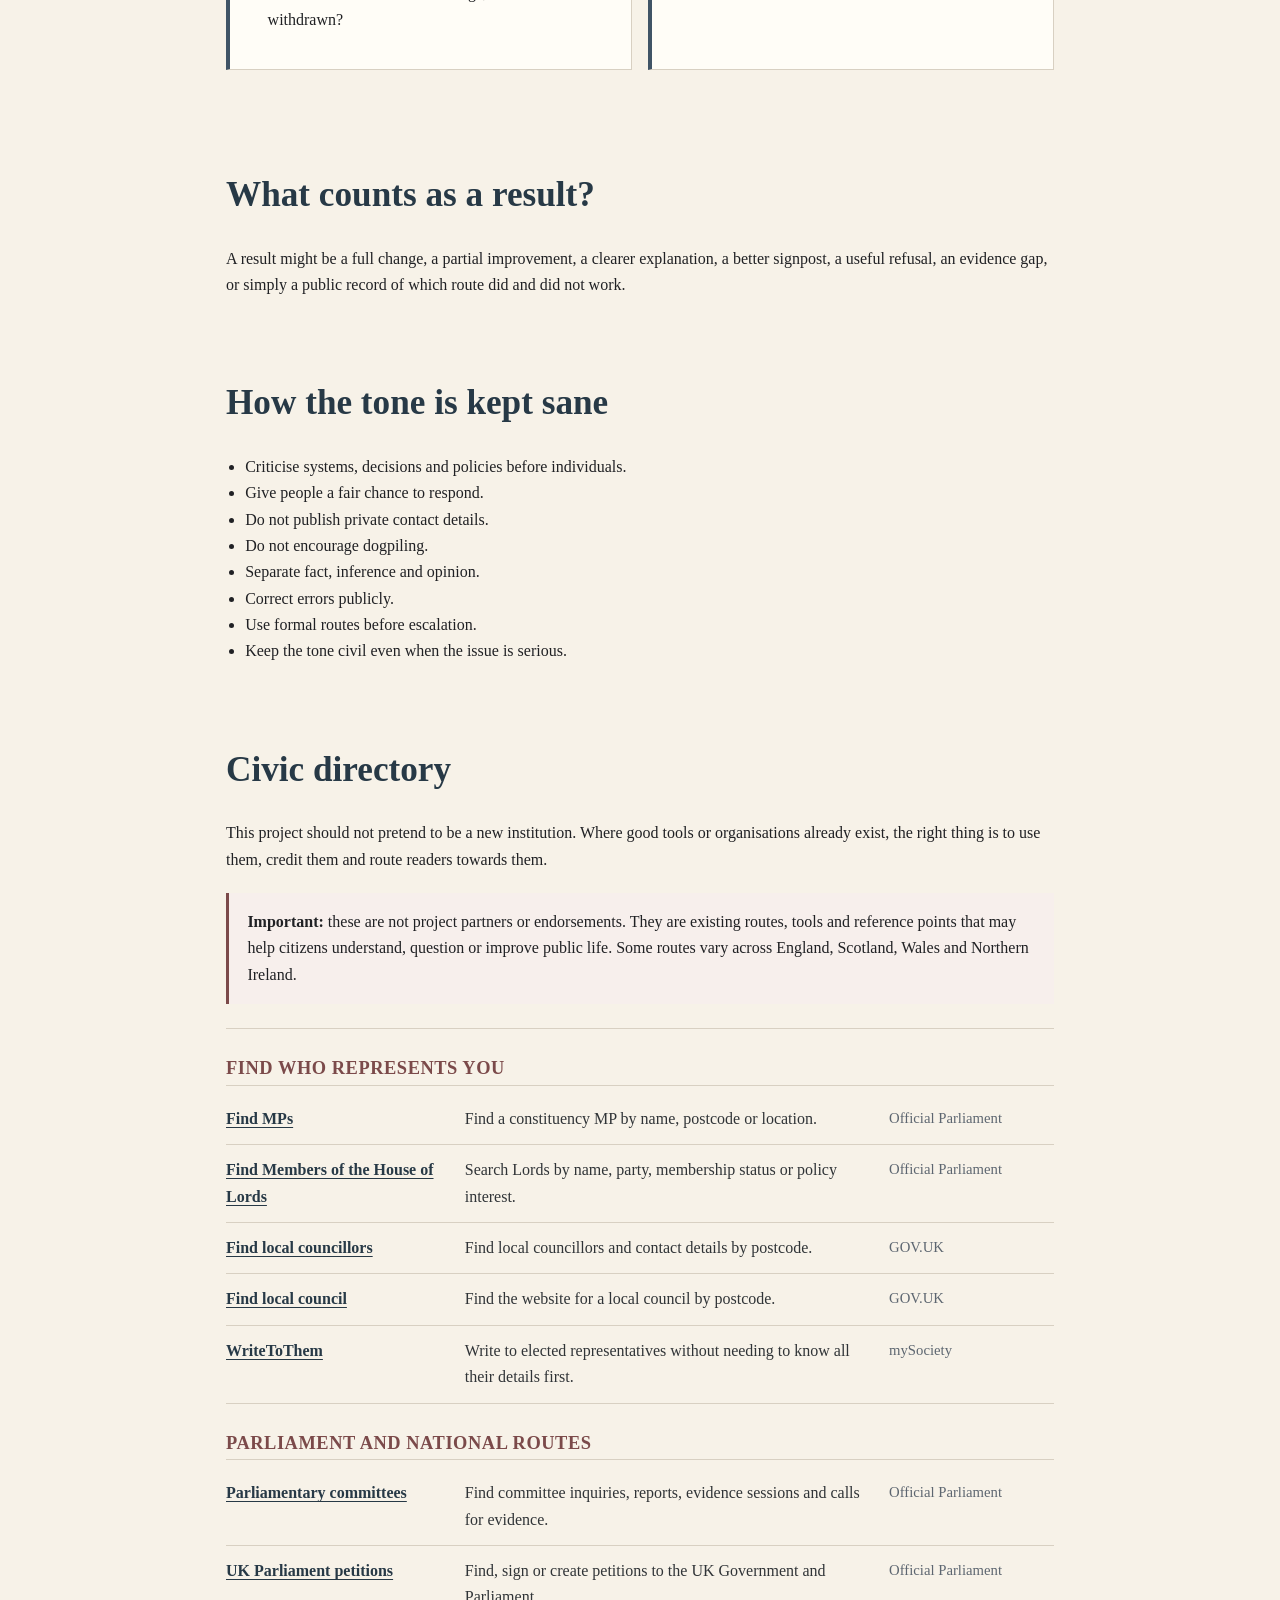
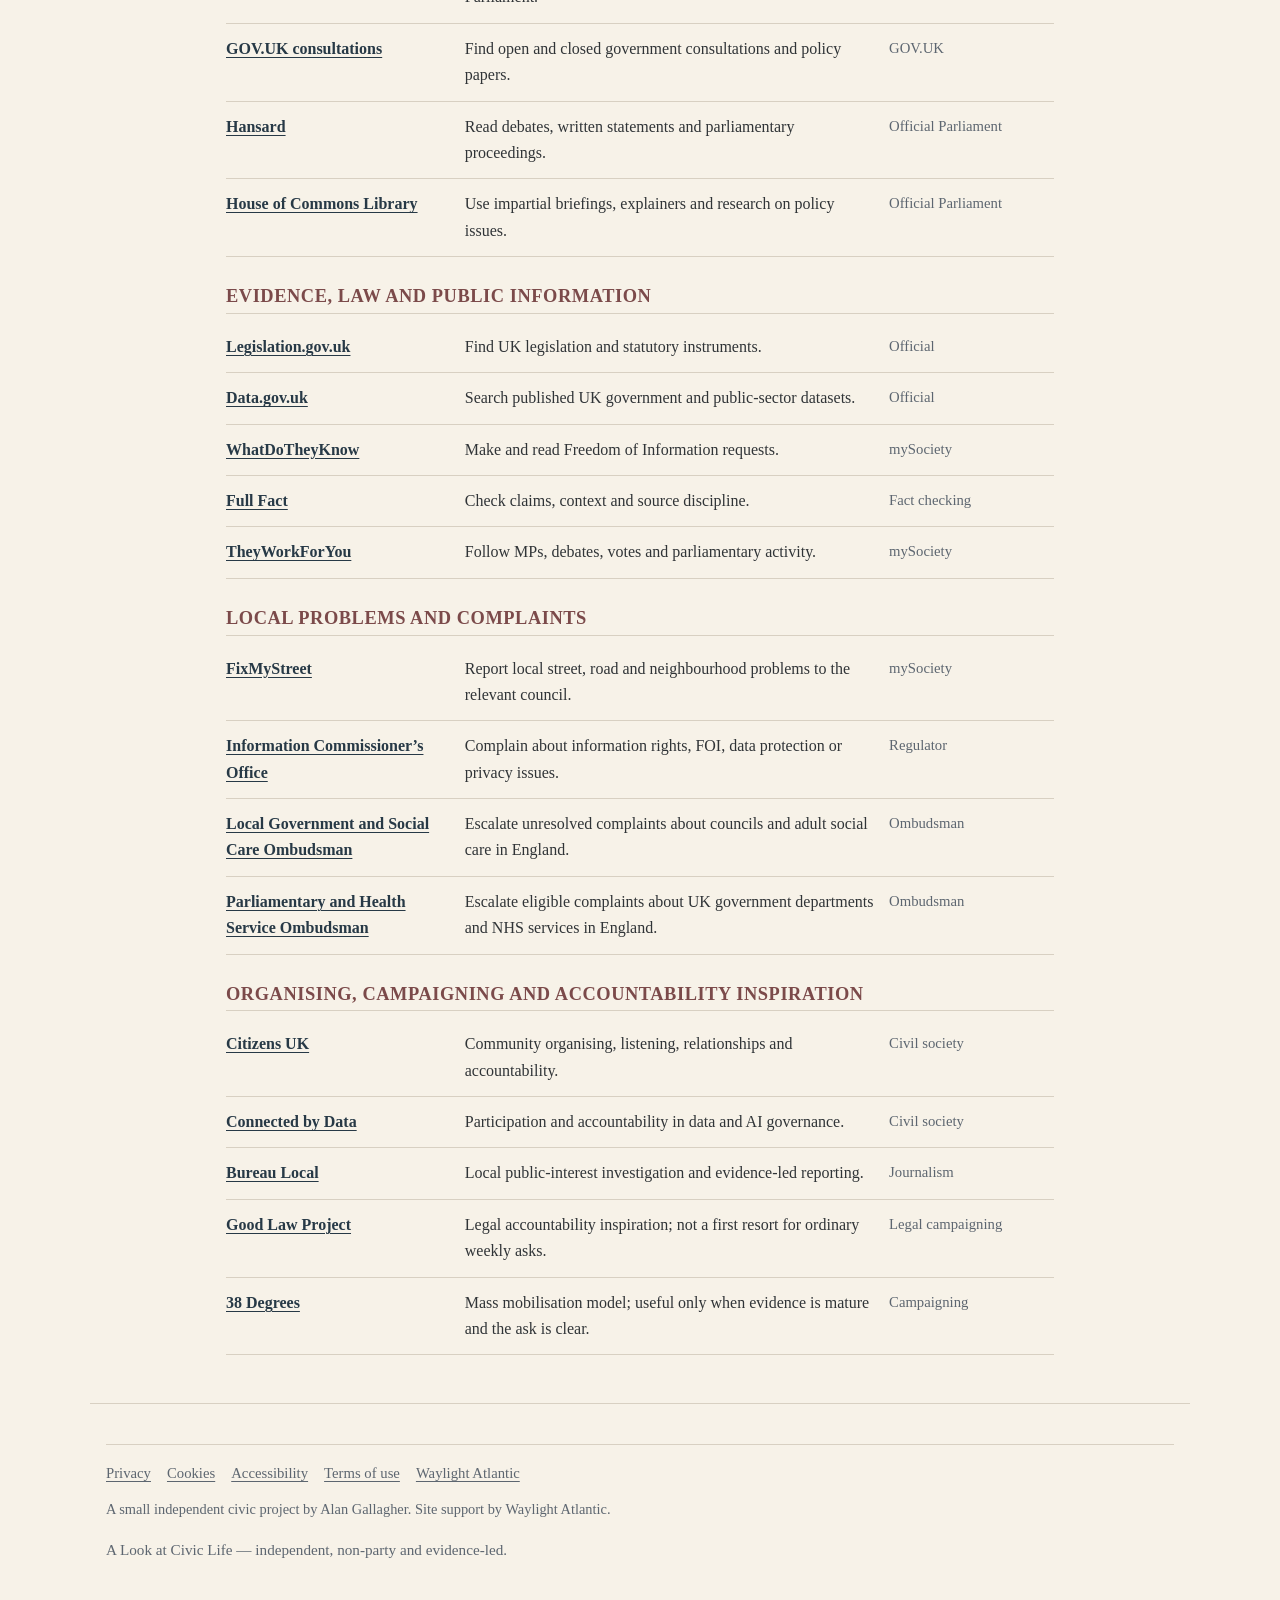
<file: method.html>
<!doctype html>
<html lang="en-GB">
<head>
  <meta charset="utf-8">
  <meta name="viewport" content="width=device-width, initial-scale=1">
  <title>Method — A Look at Civic Life</title>
  <meta name="description" content="The method, safeguards and useful civic routes behind A Look at Civic Life.">
  <link rel="stylesheet" href="assets/css/style.css">
</head>
<body>
  <a class="skip-link" href="#main">Skip to content</a>
  <header class="site-header"><div class="header-inner"><a class="brand" href="index.html"><span class="brand-title">A Look at Civic Life</span><span class="brand-strand">52 Weeks for the Common Good</span></a><nav class="site-nav" aria-label="Main navigation"><ul><li><a href="index.html">Home</a></li><li><a href="about.html">About</a></li><li><a href="52-weeks.html">52 Weeks</a></li><li><a href="current-week.html">Current Week</a></li><li><a href="campaign-log.html">Campaign Log</a></li><li><a aria-current="page" href="method.html">Method</a></li><li><a href="contact.html">Contact</a></li></ul></nav></div></header>
  <main id="main" class="main method-page">
    <p class="eyebrow">Method and safeguards</p>
    <h1>How the project works</h1>
    <p class="lede">Each week follows the same simple test: can a layperson read the evidence, find the route, ask the right question and understand the answer?</p>

    <div class="document-panel">
      <p>The method is deliberately boring. That is the point. Public life should not depend on outrage, insider language or party loyalty. It should be possible for a citizen to follow a route calmly and see what happens.</p>
    </div>

    <section class="section rhythm-panel">
      <h2>The weekly test</h2>
      <ol>
        <li>Choose one practical civic question.</li>
        <li>Put the problem into plain English.</li>
        <li>Check whether a route already exists.</li>
        <li>Read the public evidence.</li>
        <li>Make one reasonable ask.</li>
        <li>Use the proper route: councillor, MP, consultation, FOI, public question, regulator, ombudsman or published contact point.</li>
        <li>Record what happened.</li>
        <li>Accept reasonable compromise, correct mistakes and reconfigure the question if needed.</li>
      </ol>
    </section>

    <section class="section">
      <h2>The first rule</h2>
      <p class="core-sentence">Do not invent a new campaign before checking whether a route already exists.</p>
    </section>

    <section class="section method-grid">
      <div class="method-card">
        <h2>Bias and accountability check</h2>
        <p>Before making an ask, the project should name its starting assumption and test it against the evidence.</p>
        <ul>
          <li>What is the claim?</li>
          <li>What source supports it?</li>
          <li>What source might challenge it?</li>
          <li>What is the strongest reasonable opposing argument?</li>
          <li>Is this fact, inference or opinion?</li>
          <li>What would make the ask change, soften or be withdrawn?</li>
        </ul>
      </div>

      <div class="method-card">
        <h2>Responsible AI rule</h2>
        <p>Artificial intelligence may assist the citizen, but it must not become the authority.</p>
        <ul>
          <li>AI may help read, summarise and organise material.</li>
          <li>AI may help draft questions, scripts and briefings.</li>
          <li>AI is not evidence.</li>
          <li>Published claims must rest on checkable sources.</li>
          <li>Human judgement remains responsible for what is published.</li>
        </ul>
      </div>
    </section>

    <section class="section">
      <h2>What counts as a result?</h2>
      <p>A result might be a full change, a partial improvement, a clearer explanation, a better signpost, a useful refusal, an evidence gap, or simply a public record of which route did and did not work.</p>
    </section>

    <section class="section">
      <h2>How the tone is kept sane</h2>
      <ul class="plain-list">
        <li>Criticise systems, decisions and policies before individuals.</li>
        <li>Give people a fair chance to respond.</li>
        <li>Do not publish private contact details.</li>
        <li>Do not encourage dogpiling.</li>
        <li>Separate fact, inference and opinion.</li>
        <li>Correct errors publicly.</li>
        <li>Use formal routes before escalation.</li>
        <li>Keep the tone civil even when the issue is serious.</li>
      </ul>
    </section>

    <section class="section useful-routes">
      <h2>Civic directory</h2>
      <p>This project should not pretend to be a new institution. Where good tools or organisations already exist, the right thing is to use them, credit them and route readers towards them.</p>
      <p class="field-note"><strong>Important:</strong> these are not project partners or endorsements. They are existing routes, tools and reference points that may help citizens understand, question or improve public life. Some routes vary across England, Scotland, Wales and Northern Ireland.</p>

      <div class="civic-directory">
        <h3>Find who represents you</h3>
        <div class="directory-row"><div class="directory-name"><a href="https://members.parliament.uk/members/commons" rel="noopener">Find MPs</a></div><div class="directory-use">Find a constituency MP by name, postcode or location.</div><div class="directory-type">Official Parliament</div></div>
        <div class="directory-row"><div class="directory-name"><a href="https://members.parliament.uk/members/lords" rel="noopener">Find Members of the House of Lords</a></div><div class="directory-use">Search Lords by name, party, membership status or policy interest.</div><div class="directory-type">Official Parliament</div></div>
        <div class="directory-row"><div class="directory-name"><a href="https://www.gov.uk/find-your-local-councillors" rel="noopener">Find local councillors</a></div><div class="directory-use">Find local councillors and contact details by postcode.</div><div class="directory-type">GOV.UK</div></div>
        <div class="directory-row"><div class="directory-name"><a href="https://www.gov.uk/find-local-council" rel="noopener">Find local council</a></div><div class="directory-use">Find the website for a local council by postcode.</div><div class="directory-type">GOV.UK</div></div>
        <div class="directory-row"><div class="directory-name"><a href="https://www.writetothem.com/" rel="noopener">WriteToThem</a></div><div class="directory-use">Write to elected representatives without needing to know all their details first.</div><div class="directory-type">mySociety</div></div>

        <h3>Parliament and national routes</h3>
        <div class="directory-row"><div class="directory-name"><a href="https://committees.parliament.uk/" rel="noopener">Parliamentary committees</a></div><div class="directory-use">Find committee inquiries, reports, evidence sessions and calls for evidence.</div><div class="directory-type">Official Parliament</div></div>
        <div class="directory-row"><div class="directory-name"><a href="https://petition.parliament.uk/" rel="noopener">UK Parliament petitions</a></div><div class="directory-use">Find, sign or create petitions to the UK Government and Parliament.</div><div class="directory-type">Official Parliament</div></div>
        <div class="directory-row"><div class="directory-name"><a href="https://www.gov.uk/government/consultations" rel="noopener">GOV.UK consultations</a></div><div class="directory-use">Find open and closed government consultations and policy papers.</div><div class="directory-type">GOV.UK</div></div>
        <div class="directory-row"><div class="directory-name"><a href="https://hansard.parliament.uk/" rel="noopener">Hansard</a></div><div class="directory-use">Read debates, written statements and parliamentary proceedings.</div><div class="directory-type">Official Parliament</div></div>
        <div class="directory-row"><div class="directory-name"><a href="https://commonslibrary.parliament.uk/" rel="noopener">House of Commons Library</a></div><div class="directory-use">Use impartial briefings, explainers and research on policy issues.</div><div class="directory-type">Official Parliament</div></div>

        <h3>Evidence, law and public information</h3>
        <div class="directory-row"><div class="directory-name"><a href="https://www.legislation.gov.uk/" rel="noopener">Legislation.gov.uk</a></div><div class="directory-use">Find UK legislation and statutory instruments.</div><div class="directory-type">Official</div></div>
        <div class="directory-row"><div class="directory-name"><a href="https://www.data.gov.uk/" rel="noopener">Data.gov.uk</a></div><div class="directory-use">Search published UK government and public-sector datasets.</div><div class="directory-type">Official</div></div>
        <div class="directory-row"><div class="directory-name"><a href="https://www.whatdotheyknow.com/" rel="noopener">WhatDoTheyKnow</a></div><div class="directory-use">Make and read Freedom of Information requests.</div><div class="directory-type">mySociety</div></div>
        <div class="directory-row"><div class="directory-name"><a href="https://fullfact.org/" rel="noopener">Full Fact</a></div><div class="directory-use">Check claims, context and source discipline.</div><div class="directory-type">Fact checking</div></div>
        <div class="directory-row"><div class="directory-name"><a href="https://www.theyworkforyou.com/" rel="noopener">TheyWorkForYou</a></div><div class="directory-use">Follow MPs, debates, votes and parliamentary activity.</div><div class="directory-type">mySociety</div></div>

        <h3>Local problems and complaints</h3>
        <div class="directory-row"><div class="directory-name"><a href="https://www.fixmystreet.com/" rel="noopener">FixMyStreet</a></div><div class="directory-use">Report local street, road and neighbourhood problems to the relevant council.</div><div class="directory-type">mySociety</div></div>
        <div class="directory-row"><div class="directory-name"><a href="https://ico.org.uk/make-a-complaint/" rel="noopener">Information Commissioner’s Office</a></div><div class="directory-use">Complain about information rights, FOI, data protection or privacy issues.</div><div class="directory-type">Regulator</div></div>
        <div class="directory-row"><div class="directory-name"><a href="https://www.lgo.org.uk/" rel="noopener">Local Government and Social Care Ombudsman</a></div><div class="directory-use">Escalate unresolved complaints about councils and adult social care in England.</div><div class="directory-type">Ombudsman</div></div>
        <div class="directory-row"><div class="directory-name"><a href="https://www.ombudsman.org.uk/" rel="noopener">Parliamentary and Health Service Ombudsman</a></div><div class="directory-use">Escalate eligible complaints about UK government departments and NHS services in England.</div><div class="directory-type">Ombudsman</div></div>

        <h3>Organising, campaigning and accountability inspiration</h3>
        <div class="directory-row"><div class="directory-name"><a href="https://www.citizensuk.org/" rel="noopener">Citizens UK</a></div><div class="directory-use">Community organising, listening, relationships and accountability.</div><div class="directory-type">Civil society</div></div>
        <div class="directory-row"><div class="directory-name"><a href="https://connectedbydata.org/" rel="noopener">Connected by Data</a></div><div class="directory-use">Participation and accountability in data and AI governance.</div><div class="directory-type">Civil society</div></div>
        <div class="directory-row"><div class="directory-name"><a href="https://www.thebureauinvestigates.com/local/" rel="noopener">Bureau Local</a></div><div class="directory-use">Local public-interest investigation and evidence-led reporting.</div><div class="directory-type">Journalism</div></div>
        <div class="directory-row"><div class="directory-name"><a href="https://goodlawproject.org/" rel="noopener">Good Law Project</a></div><div class="directory-use">Legal accountability inspiration; not a first resort for ordinary weekly asks.</div><div class="directory-type">Legal campaigning</div></div>
        <div class="directory-row"><div class="directory-name"><a href="https://home.38degrees.org.uk/" rel="noopener">38 Degrees</a></div><div class="directory-use">Mass mobilisation model; useful only when evidence is mature and the ask is clear.</div><div class="directory-type">Campaigning</div></div>
      </div>
    </section>
  </main>
  <footer class="site-footer"><p>A Look at Civic Life — independent, non-party and evidence-led.</p></footer>
  <script src="assets/js/main.js"></script>
</body>
</html>
</file>
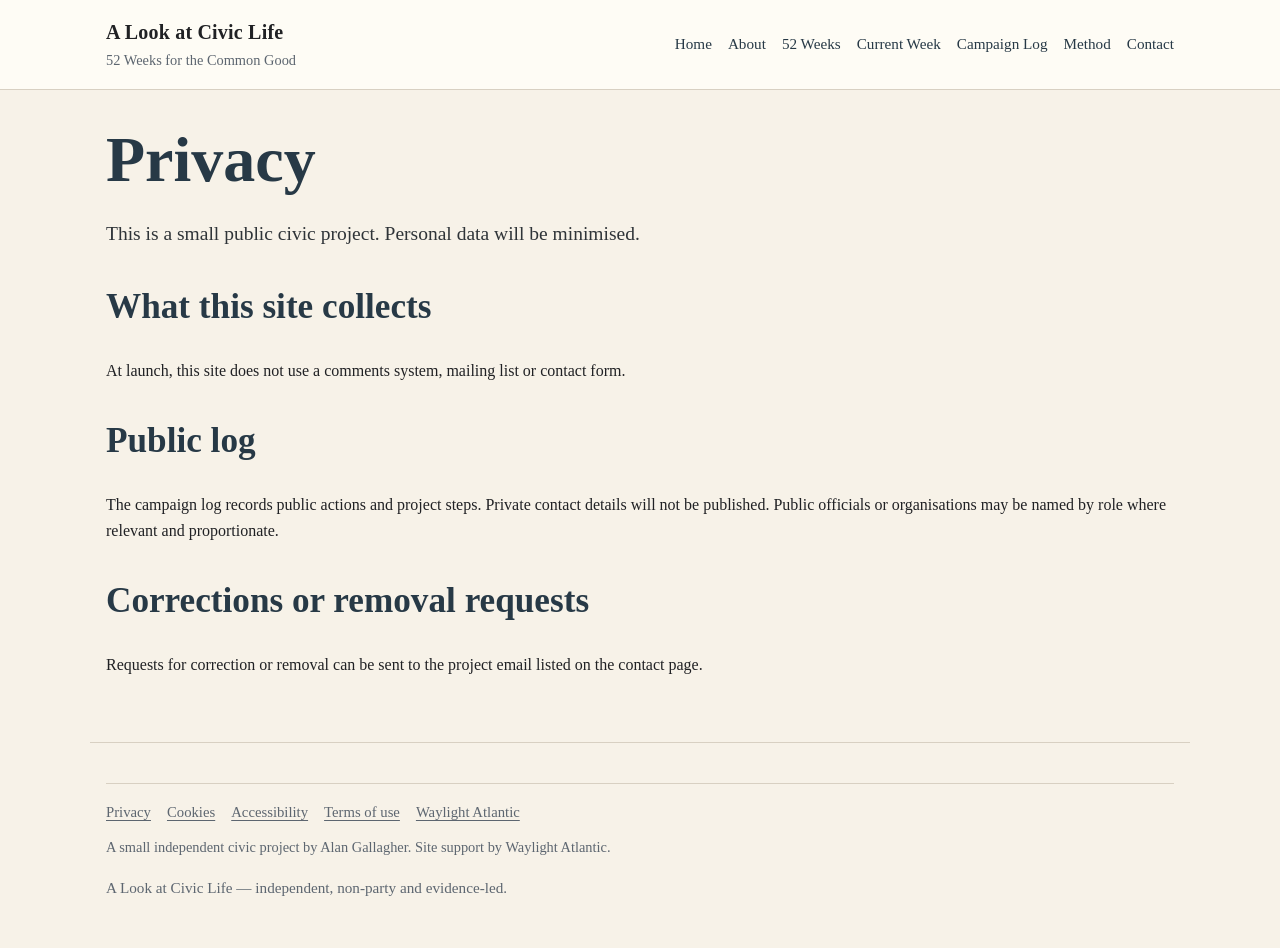
<file: privacy.html>
<!doctype html>
<html lang="en-GB">
<head>
  <meta charset="utf-8">
  <meta name="viewport" content="width=device-width, initial-scale=1">
  <title>Privacy — A Look at Civic Life</title>
  <link rel="stylesheet" href="assets/css/style.css">
</head>
<body>
  <header class="site-header"><div class="header-inner"><a class="brand" href="index.html"><span class="brand-title">A Look at Civic Life</span><span class="brand-strand">52 Weeks for the Common Good</span></a><nav class="site-nav"><ul><li><a href="index.html">Home</a></li><li><a href="about.html">About</a></li><li><a href="52-weeks.html">52 Weeks</a></li><li><a href="current-week.html">Current Week</a></li><li><a href="campaign-log.html">Campaign Log</a></li><li><a href="method.html">Method</a></li><li><a href="contact.html">Contact</a></li></ul></nav></div></header>
  <main class="main">
    <h1>Privacy</h1>
    <p class="lede">This is a small public civic project. Personal data will be minimised.</p>
    <h2>What this site collects</h2>
    <p>At launch, this site does not use a comments system, mailing list or contact form.</p>
    <h2>Public log</h2>
    <p>The campaign log records public actions and project steps. Private contact details will not be published. Public officials or organisations may be named by role where relevant and proportionate.</p>
    <h2>Corrections or removal requests</h2>
    <p>Requests for correction or removal can be sent to the project email listed on the contact page.</p>
  </main>
  <footer class="site-footer"><p>A Look at Civic Life — independent, non-party and evidence-led.</p></footer>
  <script src="assets/js/main.js"></script>
</body>
</html>
</file>
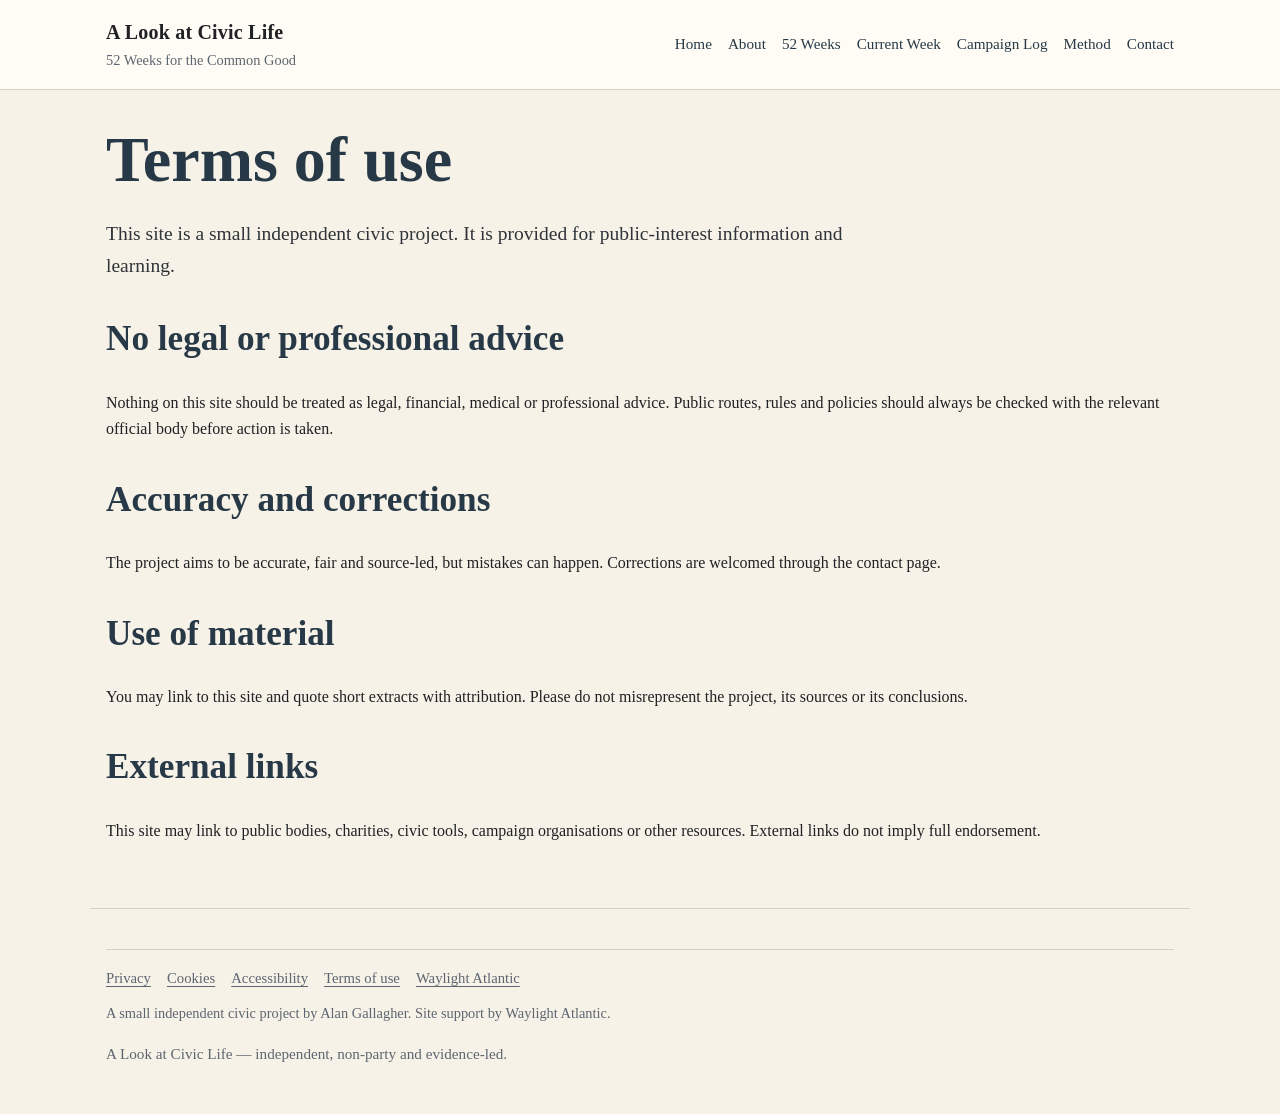
<file: terms.html>
<!doctype html>
<html lang="en-GB">
<head>
  <meta charset="utf-8">
  <meta name="viewport" content="width=device-width, initial-scale=1">
  <title>Terms of use — A Look at Civic Life</title>
  <link rel="stylesheet" href="assets/css/style.css">
</head>
<body>
  <header class="site-header"><div class="header-inner"><a class="brand" href="index.html"><span class="brand-title">A Look at Civic Life</span><span class="brand-strand">52 Weeks for the Common Good</span></a><nav class="site-nav"><ul><li><a href="index.html">Home</a></li><li><a href="about.html">About</a></li><li><a href="52-weeks.html">52 Weeks</a></li><li><a href="current-week.html">Current Week</a></li><li><a href="campaign-log.html">Campaign Log</a></li><li><a href="method.html">Method</a></li><li><a href="contact.html">Contact</a></li></ul></nav></div></header>
  <main class="main">
    <h1>Terms of use</h1>
    <p class="lede">This site is a small independent civic project. It is provided for public-interest information and learning.</p>
    <h2>No legal or professional advice</h2>
    <p>Nothing on this site should be treated as legal, financial, medical or professional advice. Public routes, rules and policies should always be checked with the relevant official body before action is taken.</p>
    <h2>Accuracy and corrections</h2>
    <p>The project aims to be accurate, fair and source-led, but mistakes can happen. Corrections are welcomed through the contact page.</p>
    <h2>Use of material</h2>
    <p>You may link to this site and quote short extracts with attribution. Please do not misrepresent the project, its sources or its conclusions.</p>
    <h2>External links</h2>
    <p>This site may link to public bodies, charities, civic tools, campaign organisations or other resources. External links do not imply full endorsement.</p>
  </main>
  <footer class="site-footer"><p>A Look at Civic Life — independent, non-party and evidence-led.</p></footer>
  <script src="assets/js/main.js"></script>
</body>
</html>
</file>
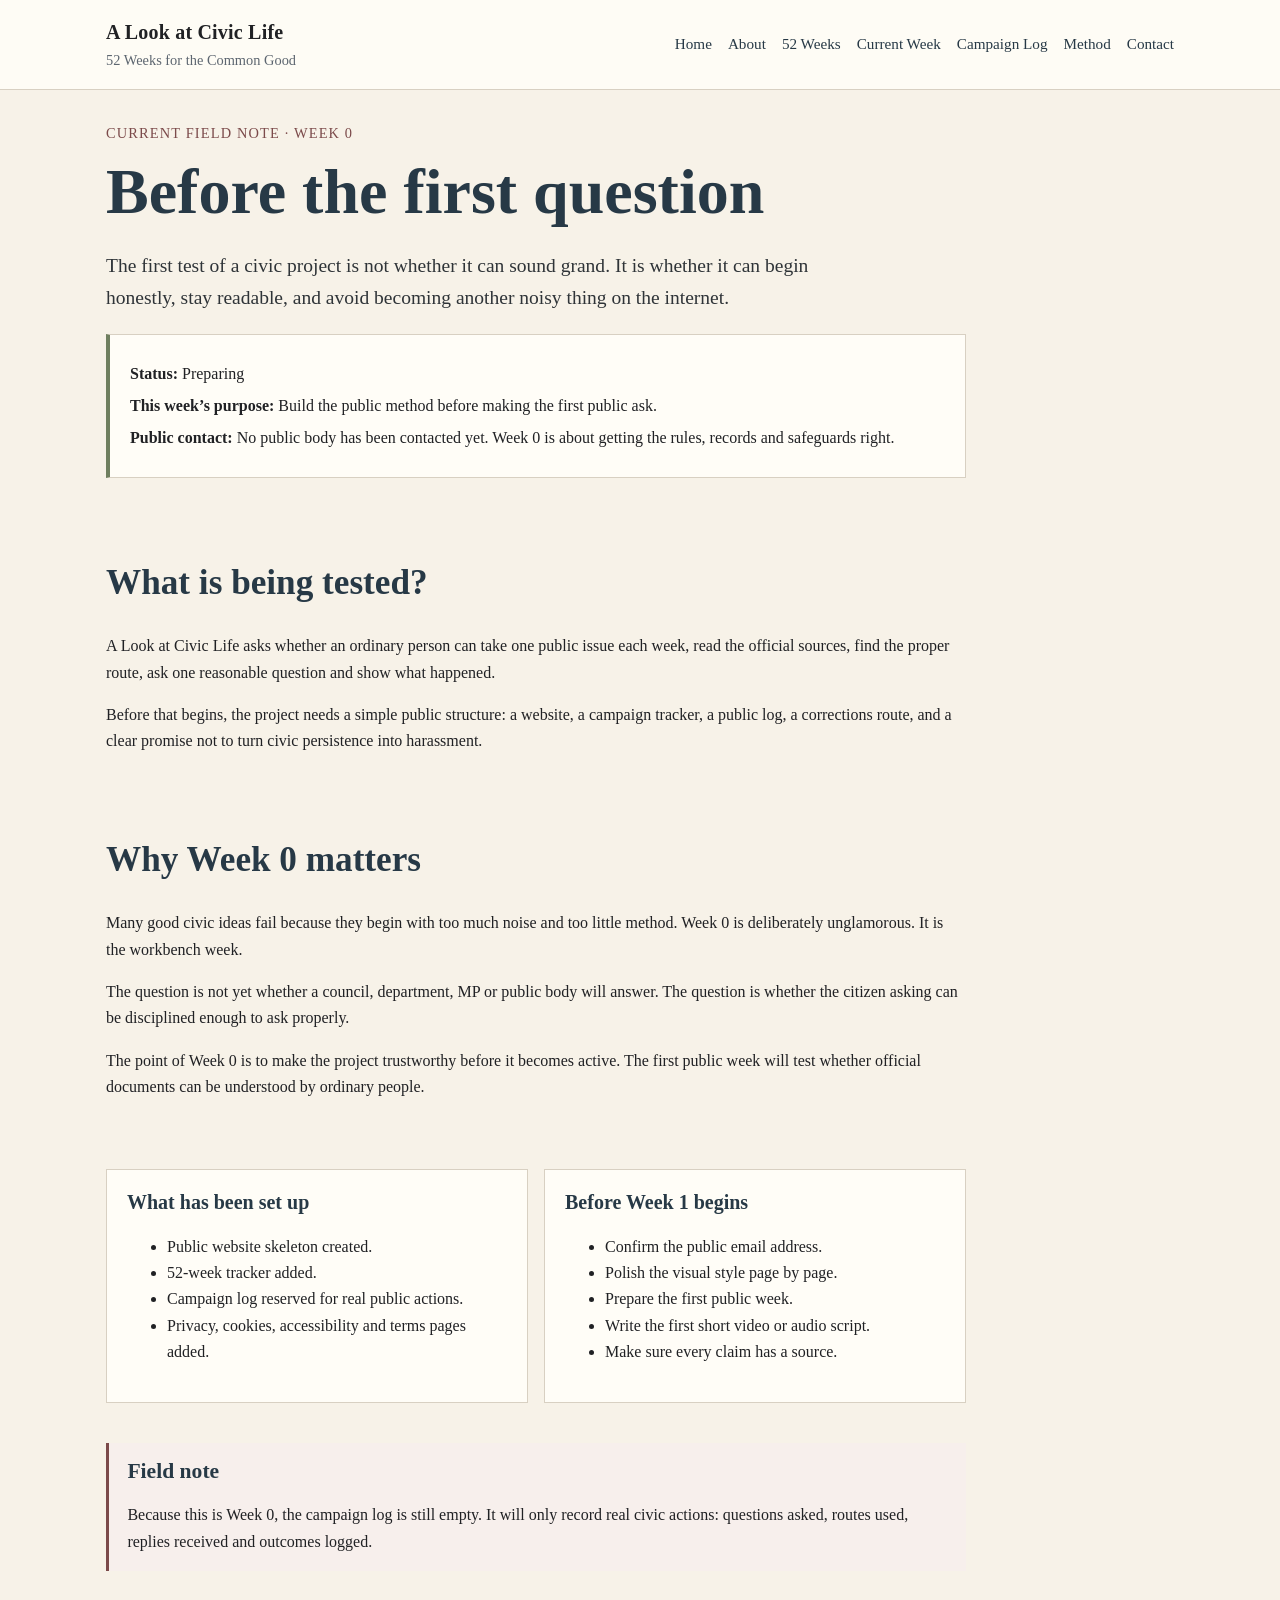
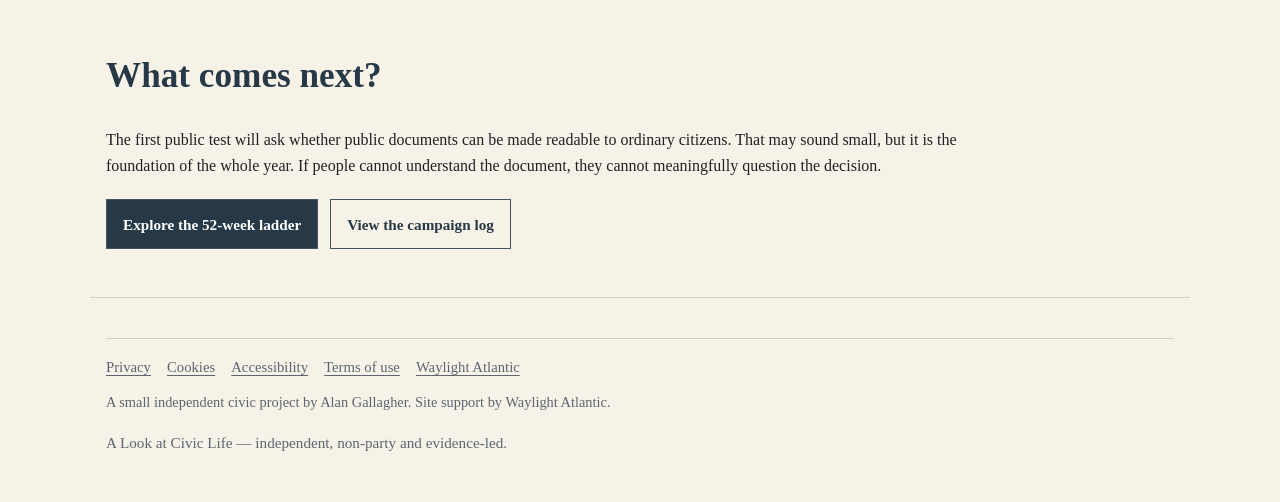
<file: week.html>
<!doctype html>
<html lang="en-GB">
<head>
  <meta charset="utf-8">
  <meta name="viewport" content="width=device-width, initial-scale=1">
  <title>Week | A Look at Civic Life</title>
  <meta name="description" content="An individual week page from A Look at Civic Life: 52 Weeks for the Common Good.">
  <link rel="stylesheet" href="assets/css/style.css">
</head>
<body>
  <a class="skip-link" href="#main">Skip to content</a>
  <header class="site-header"><div class="header-inner"><a class="brand" href="index.html"><span class="brand-title">A Look at Civic Life</span><span class="brand-strand">52 Weeks for the Common Good</span></a><nav class="site-nav"><ul><li><a href="index.html">Home</a></li><li><a href="about.html">About</a></li><li><a href="52-weeks.html">52 Weeks</a></li><li><a href="current-week.html">Current Week</a></li><li><a href="campaign-log.html">Campaign Log</a></li><li><a href="method.html">Method</a></li><li><a href="contact.html">Contact</a></li></ul></nav></div></header>
  <main id="main" class="main">
    <article class="week-article" data-week-page>
      <p>Loading week…</p>
    </article>
  </main>
  <footer class="site-footer"><p>A Look at Civic Life — independent, non-party and evidence-led.</p></footer>
  <script src="assets/js/week.js"></script>
  <script src="assets/js/main.js"></script>
</body>
</html>
</file>
<file: assets/css/style.css>
:root {
  --page: #f7f2e8;
  --paper: #fffdf7;
  --ink: #202124;
  --muted: #5d6670;
  --line: #d8d0c2;
  --slate: #405466;
  --slate-dark: #273946;
  --accent: #6f7f5f;
  --accent-soft: #e7eadf;
  --burgundy: #7b4a4a;
  --max: 1100px;
}

* { box-sizing: border-box; }

html { scroll-behavior: smooth; }

body {
  margin: 0;
  font-family: Georgia, 'Times New Roman', serif;
  line-height: 1.65;
  color: var(--ink);
  background: var(--page);
}

img { max-width: 100%; height: auto; }

a { color: var(--slate-dark); text-underline-offset: 0.18em; }
a:hover { color: var(--burgundy); }

.skip-link {
  position: absolute;
  left: -999px;
  top: 0;
  background: var(--ink);
  color: #fff;
  padding: .5rem .75rem;
  z-index: 10;
}
.skip-link:focus { left: .75rem; top: .75rem; }

.site-header {
  border-bottom: 1px solid var(--line);
  background: rgba(255, 253, 247, 0.92);
}

.header-inner,
.main,
.site-footer {
  max-width: var(--max);
  margin: 0 auto;
  padding: 0 1rem;
}

.header-inner {
  display: flex;
  align-items: center;
  justify-content: space-between;
  gap: 1rem;
  padding-top: 1rem;
  padding-bottom: 1rem;
}

.brand { text-decoration: none; color: var(--ink); }
.brand-title { display: block; font-size: 1.25rem; font-weight: 700; letter-spacing: .01em; }
.brand-strand { display: block; font-size: .9rem; color: var(--muted); }

.nav-toggle { display: none; }
.site-nav ul {
  display: flex;
  flex-wrap: wrap;
  gap: .75rem 1rem;
  margin: 0;
  padding: 0;
  list-style: none;
}
.site-nav a { font-size: .95rem; text-decoration: none; }
.site-nav a[aria-current='page'] { font-weight: 700; border-bottom: 2px solid var(--accent); }

.main { padding-top: 2rem; padding-bottom: 3rem; }

.hero {
  padding: 2.5rem 0 2rem;
  border-bottom: 1px solid var(--line);
}

.eyebrow {
  margin: 0 0 .5rem;
  color: var(--burgundy);
  font-size: .9rem;
  letter-spacing: .08em;
  text-transform: uppercase;
}

h1, h2, h3 { line-height: 1.2; color: var(--slate-dark); }
h1 { max-width: 850px; margin: 0 0 1rem; font-size: clamp(2.15rem, 5vw, 4rem); }
h2 { margin-top: 2.25rem; font-size: clamp(1.55rem, 3vw, 2.2rem); }
h3 { margin-top: 1.75rem; font-size: 1.25rem; }

.lede { max-width: 760px; font-size: 1.22rem; color: #2f3438; }
.core-sentence {
  display: inline-block;
  margin: 1rem 0;
  padding: .85rem 1rem;
  border-left: 4px solid var(--accent);
  background: var(--accent-soft);
  font-weight: 700;
}

.section {
  margin-top: 2rem;
  padding-top: 1rem;
}

.about-article,
.intro-note,
.accountability-note,
.week-article,
.method-page {
  max-width: 860px;
}

.article-summary,
.article-contents,
.rhythm-panel,
.accountability-note {
  margin: 1.25rem 0;
  padding: 1.1rem 1.25rem;
  border: 1px solid var(--line);
  background: var(--paper);
}

.article-summary {
  border-left: 4px solid var(--accent);
  font-size: 1.05rem;
}

.article-contents { background: #f3eddf; }
.article-contents p { margin: 0 0 .45rem; }
.article-contents ul {
  margin: 0;
  padding-left: 1.1rem;
  columns: 2;
}
.article-contents li { break-inside: avoid; margin: .2rem 0; }

.rhythm-panel { border-left: 4px solid var(--slate); }
.rhythm-panel ol { margin-bottom: 0; padding-left: 1.2rem; }
.rhythm-panel li { margin: .35rem 0; }

.accountability-note {
  border-left: 4px solid var(--burgundy);
  background: #f3e9e6;
}
.accountability-note h2 { margin-top: 0; }

.field-note {
  margin: 1.25rem 0;
  padding: 1rem 1.15rem;
  border-left: 3px solid var(--burgundy);
  background: #f7efec;
}

.field-note h2 {
  margin-top: 0;
  font-size: 1.35rem;
}

.field-note p { margin-bottom: 0; }

.document-panel,
.week-summary,
.week-card,
.ladder-guide,
.campaign-card,
.method-card,
.route-item {
  margin: 1.25rem 0;
  padding: 1.25rem;
  background: var(--paper);
  border: 1px solid var(--line);
}

.week-summary { border-left: 4px solid var(--accent); }
.week-summary p { margin: .35rem 0; }

.week-grid,
.method-grid {
  display: grid;
  grid-template-columns: repeat(2, minmax(0, 1fr));
  gap: 1rem;
}
.week-card h3,
.method-card h2,
.route-item h3 { margin-top: 0; }

.method-card { border-left: 4px solid var(--slate); }
.method-card ul { padding-left: 1.1rem; }
.method-card li { margin: .35rem 0; }

.route-list {
  display: grid;
  grid-template-columns: repeat(2, minmax(0, 1fr));
  gap: 1rem;
}

.route-item {
  border-left: 4px solid var(--accent);
}
.route-item p:last-child { margin-bottom: 0; }

.civic-directory {
  margin-top: 1.5rem;
  border-top: 1px solid var(--line);
}

.civic-directory h3 {
  margin: 1.75rem 0 .5rem;
  padding-bottom: .35rem;
  border-bottom: 1px solid var(--line);
  color: var(--burgundy);
  font-size: 1.15rem;
  letter-spacing: .03em;
  text-transform: uppercase;
}

.directory-row {
  display: grid;
  grid-template-columns: minmax(11rem, 1.1fr) minmax(0, 2fr) minmax(7rem, .8fr);
  gap: .75rem;
  padding: .75rem 0;
  border-bottom: 1px solid var(--line);
  align-items: start;
}

.directory-name {
  font-weight: 700;
}

.directory-use {
  color: #303437;
}

.directory-type {
  color: var(--muted);
  font-size: .92rem;
}

.ladder-guide { border-left: 4px solid var(--slate); }
.ladder-guide h2 { margin-top: 0; }
.ladder-layers {
  margin-bottom: 0;
  padding-left: 1.2rem;
}
.ladder-layers li { margin: .45rem 0; }

.campaign-card-list { display: none; }
.campaign-card { border-left: 4px solid var(--accent); }
.campaign-card-week {
  margin: 0 0 .25rem;
  color: var(--burgundy);
  font-size: .85rem;
  letter-spacing: .08em;
  text-transform: uppercase;
  font-weight: 700;
}
.campaign-card h2 {
  margin-top: 0;
  font-size: 1.55rem;
}
.campaign-card p { margin: .55rem 0; }

.promise-list,
.plain-list { padding-left: 1.2rem; }
.promise-list li { margin: .35rem 0; }

.action-row,
.tracker-controls {
  display: flex;
  flex-wrap: wrap;
  gap: .75rem;
  margin-top: 1.25rem;
}

.button {
  display: inline-block;
  padding: .7rem 1rem;
  border: 1px solid var(--slate);
  background: var(--slate-dark);
  color: #fff;
  text-decoration: none;
  font-family: Georgia, 'Times New Roman', serif;
  font-size: .95rem;
  font-weight: 700;
  cursor: pointer;
}
.button.secondary { background: transparent; color: var(--slate-dark); }
.button:hover:not(:disabled) { background: var(--burgundy); color: #fff; }
.button:disabled {
  opacity: .45;
  cursor: not-allowed;
}

.table-wrap { overflow-x: auto; margin: 1rem 0; }
table { width: 100%; border-collapse: collapse; background: var(--paper); }
th, td { padding: .75rem; border: 1px solid var(--line); text-align: left; vertical-align: top; }
th { background: #ece6d8; color: var(--slate-dark); }

.status {
  display: inline-block;
  padding: .15rem .45rem;
  border: 1px solid var(--line);
  background: #f1eadc;
  font-size: .9rem;
}

.notice {
  border-left: 4px solid var(--burgundy);
  background: #f3e9e6;
  padding: 1rem;
}

.site-footer {
  border-top: 1px solid var(--line);
  padding-top: 1.5rem;
  padding-bottom: 2rem;
  color: var(--muted);
  font-size: .95rem;
}

.footer-grid {
  display: grid;
  gap: 1rem;
  grid-template-columns: 2fr 1fr;
}

.footer-links {
  margin-top: 1rem;
  padding-top: 1rem;
  border-top: 1px solid var(--line);
}
.footer-links nav {
  display: flex;
  flex-wrap: wrap;
  gap: .5rem 1rem;
}
.footer-links a {
  color: var(--muted);
  font-size: .92rem;
}
.footer-note {
  margin: .75rem 0 0;
  color: var(--muted);
  font-size: .9rem;
}

@media (max-width: 760px) {
  .header-inner { align-items: flex-start; flex-direction: column; }
  .site-nav ul { display: block; }
  .site-nav li { margin: .25rem 0; }
  .main { padding-top: 1rem; }
  .hero { padding-top: 1.35rem; }
  h1 { font-size: clamp(2rem, 11vw, 3.15rem); }
  h2 { font-size: clamp(1.6rem, 8vw, 2.25rem); }
  .lede { font-size: 1.12rem; }
  .article-contents ul { columns: 1; }
  .document-panel,
  .article-summary,
  .article-contents,
  .rhythm-panel,
  .week-summary,
  .week-card,
  .ladder-guide,
  .campaign-card,
  .method-card,
  .route-item,
  .field-note { padding: 1rem; }
  .week-grid,
  .method-grid,
  .route-list { grid-template-columns: 1fr; }
  .directory-row {
    display: block;
    padding: .9rem 0;
  }
  .directory-use,
  .directory-type { margin-top: .25rem; }
  .campaign-table-wrap { display: none; }
  .campaign-card-list { display: block; }
  .footer-grid { grid-template-columns: 1fr; }
  .footer-links nav { display: block; }
  .footer-links a { display: inline-block; margin: 0 .75rem .35rem 0; }
}
</file>
